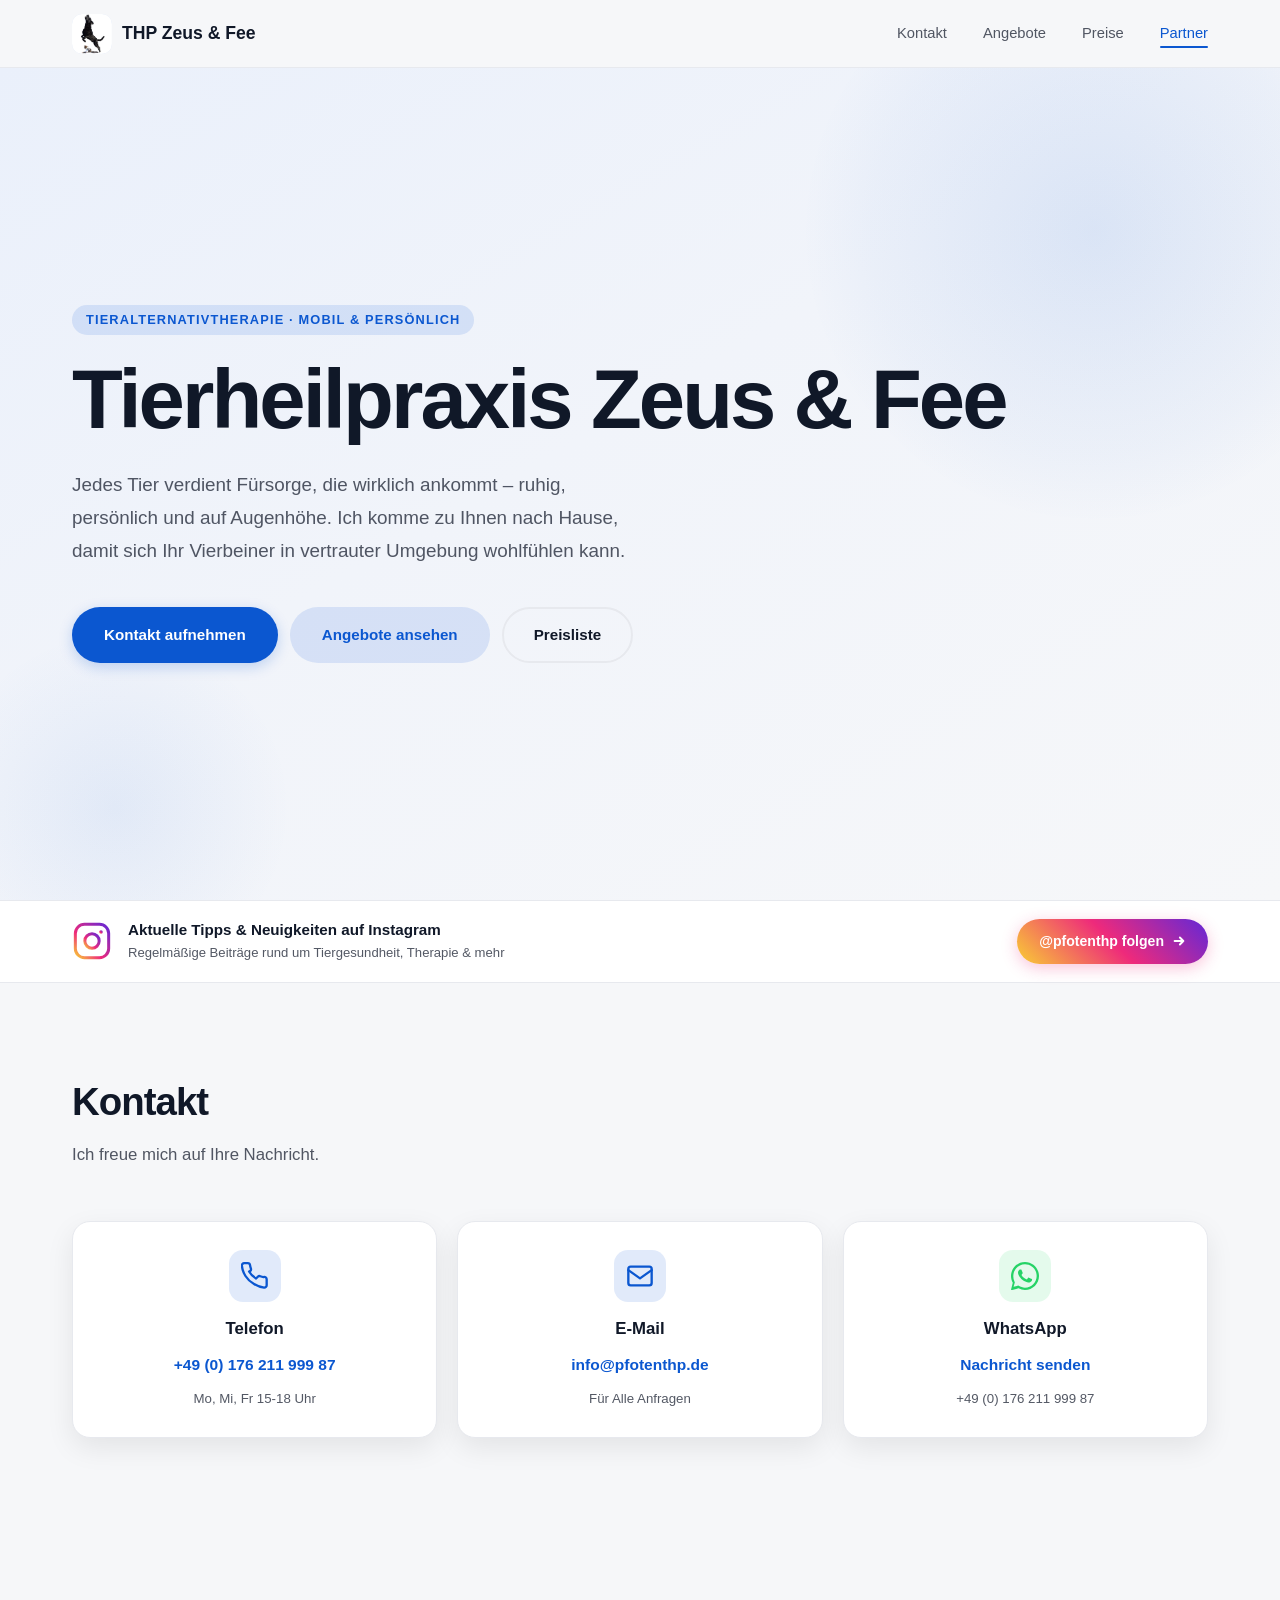
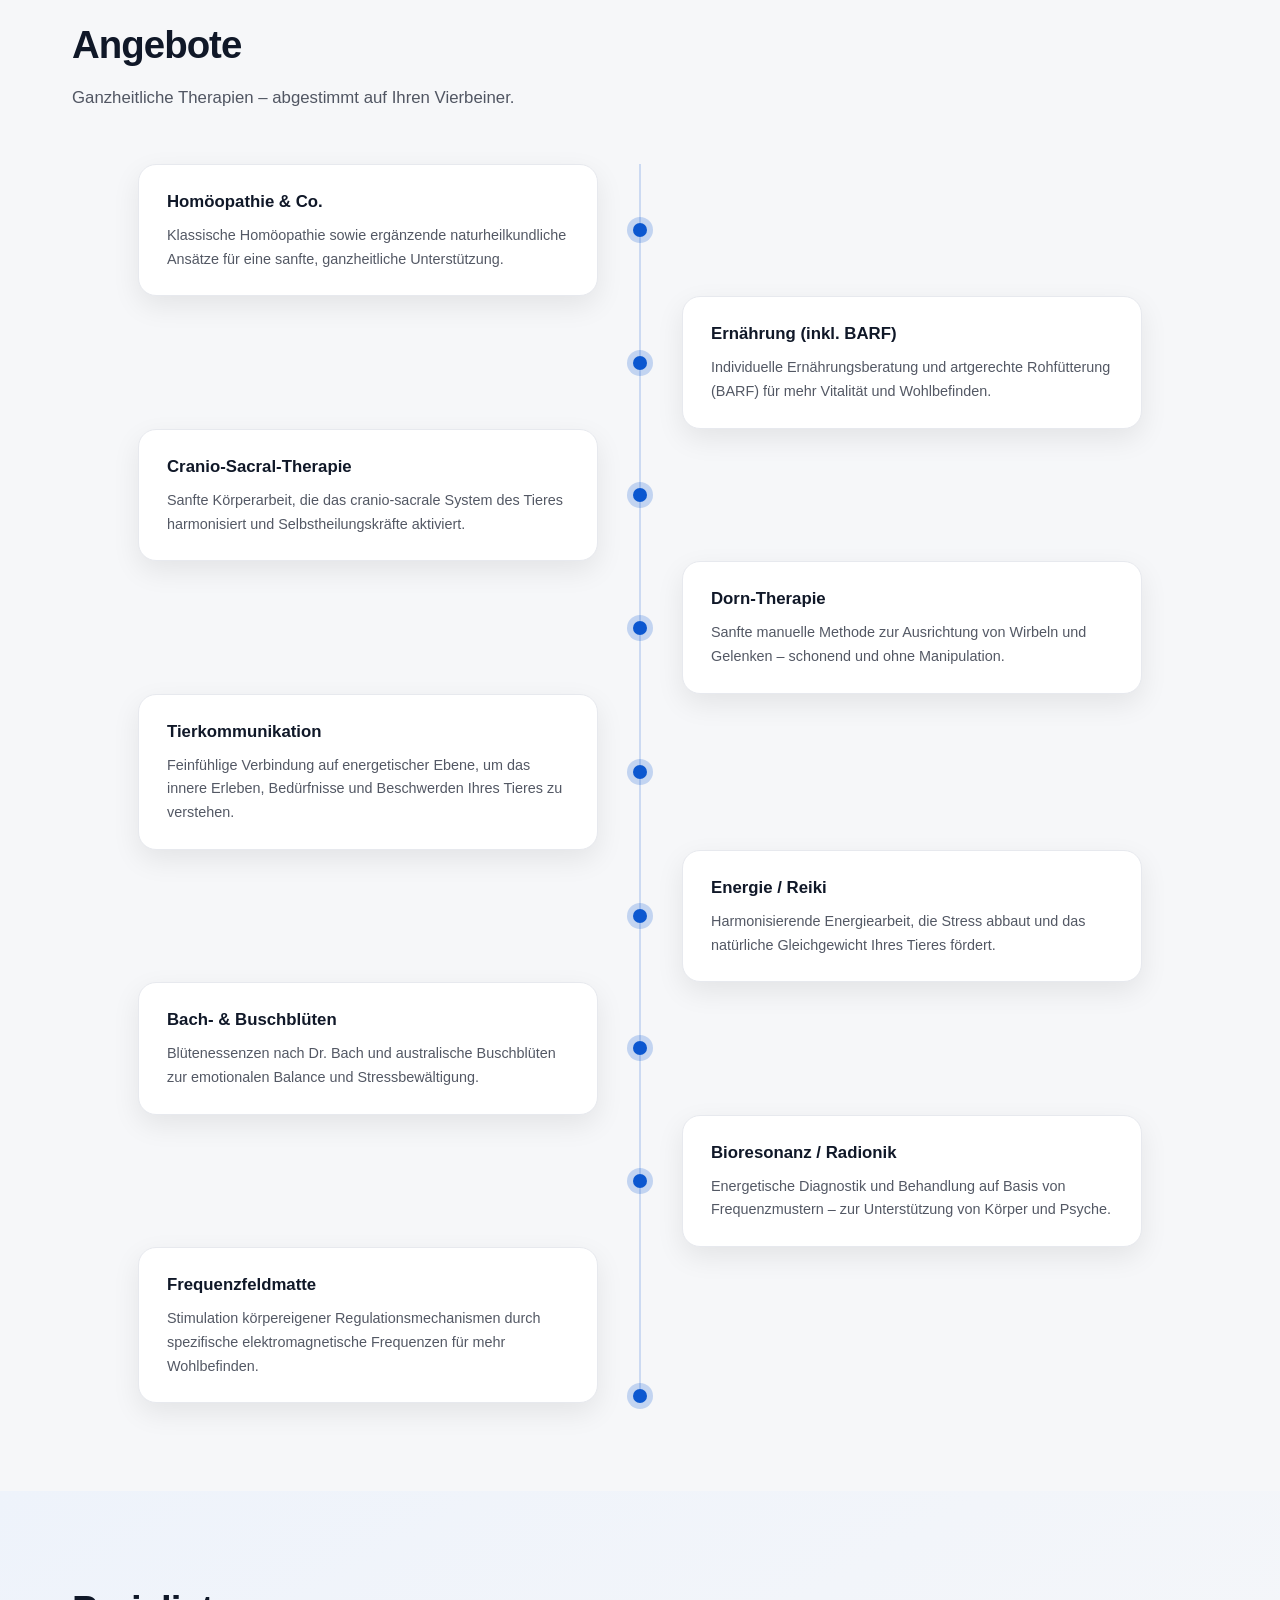
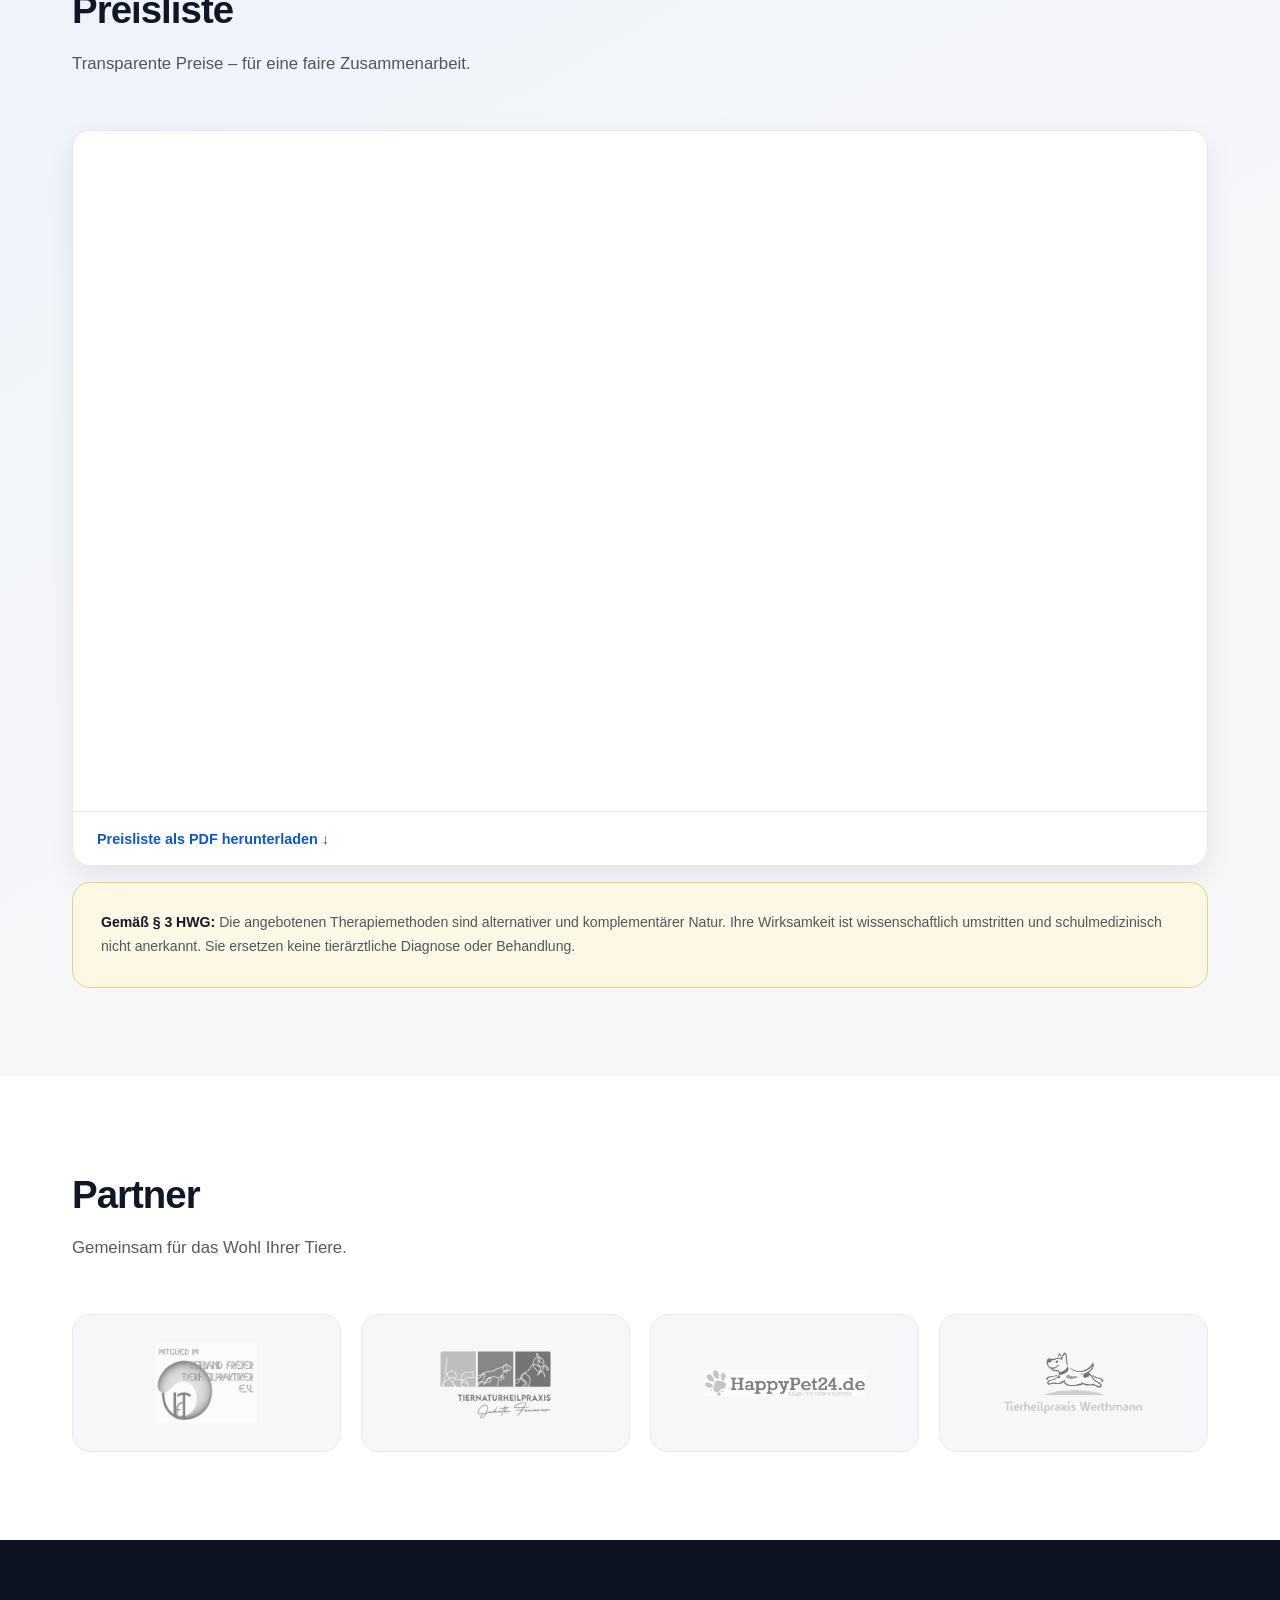
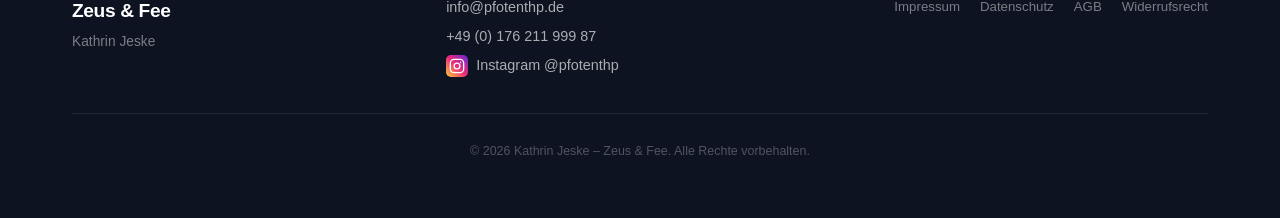
<file: index.html>
<!DOCTYPE html>
<html lang="de">
<head>
  <meta charset="UTF-8" />
  <meta name="viewport" content="width=device-width, initial-scale=1.0" />
  <meta name="theme-color" content="#0b57d0" />
  <title>Zeus &amp; Fee – Mobile Tieralternativtherapie</title>
  <meta name="description" content="Zeus & Fee – Tieralternativtherapie von Kathrin Jeske. Mobil, persönlich und auf Augenhöhe." />
  <link rel="stylesheet" href="css/base.css" />
  <link rel="stylesheet" href="css/mobile.css" />
  <link rel="stylesheet" href="css/desktop.css" />
</head>
<body>

  <a href="#main-content" class="skip-link">Zum Hauptinhalt springen</a>

  <!-- ═══ HEADER / NAV ══════════════════════════════════════════════════ -->
  <header class="site-header" id="site-header">
    <div class="header-inner">
      <a href="#" class="logo-link" aria-label="Zeus &amp; Fee – Startseite">
        <img src="assets/images/logo.png" alt="Zeus &amp; Fee Logo" class="logo-img" width="48" height="48" />
        <span class="logo-text">THP Zeus &amp; Fee</span>
      </a>

      <nav class="main-nav" id="main-nav" aria-label="Hauptnavigation">
        <a href="#kontakt">Kontakt</a>
        <a href="#angebote">Angebote</a>
        <a href="#preise">Preise</a>
        <a href="#partner">Partner</a>
      </nav>

      <button class="nav-toggle" id="nav-toggle"
              aria-label="Menü öffnen" aria-expanded="false" aria-controls="main-nav">
        <svg class="icon-hamburger" viewBox="0 0 24 24" fill="none" stroke="currentColor"
             stroke-width="2.2" stroke-linecap="round" aria-hidden="true">
          <line x1="3" y1="6"  x2="21" y2="6"/>
          <line x1="3" y1="12" x2="21" y2="12"/>
          <line x1="3" y1="18" x2="21" y2="18"/>
        </svg>
        <svg class="icon-close" viewBox="0 0 24 24" fill="none" stroke="currentColor"
             stroke-width="2.2" stroke-linecap="round" aria-hidden="true">
          <line x1="4" y1="4" x2="20" y2="20"/>
          <line x1="20" y1="4" x2="4" y2="20"/>
        </svg>
      </button>
    </div>
  </header>

  <main id="main-content">

    <!-- ═══ HERO ══════════════════════════════════════════════════════════ -->
    <section class="hero" aria-label="Willkommen">
      <div class="hero-inner">
        <p class="hero-eyebrow">Tieralternativtherapie · mobil &amp; persönlich</p>
        <h1 class="hero-title">Tierheilpraxis Zeus &amp; Fee</h1>
        <p class="hero-tagline">
          Jedes Tier verdient Fürsorge, die wirklich ankommt – ruhig, persönlich
          und auf Augenhöhe. Ich komme zu Ihnen nach Hause, damit sich Ihr Vierbeiner
          in vertrauter Umgebung wohlfühlen kann.
        </p>
        <div class="hero-ctas">
          <a href="#kontakt"  class="btn btn-primary">Kontakt aufnehmen</a>
          <a href="#angebote" class="btn btn-secondary">Angebote ansehen</a>
          <a href="#preise"   class="btn btn-outline">Preisliste</a>
        </div>
      </div>
    </section>

    <!-- ═══ INSTAGRAM STRIP ══════════════════════════════════════════════ -->
    <div class="insta-strip" role="complementary" aria-label="Instagram">
      <div class="insta-strip-inner">

        <svg class="insta-icon" viewBox="0 0 24 24" fill="none" aria-hidden="true">
          <defs>
            <linearGradient id="ig-g" x1="0%" y1="100%" x2="100%" y2="0%">
              <stop offset="0%"   stop-color="#f9ce34"/>
              <stop offset="38%"  stop-color="#ee2a7b"/>
              <stop offset="100%" stop-color="#6228d7"/>
            </linearGradient>
          </defs>
          <rect x="2" y="2" width="20" height="20" rx="5.5" stroke="url(#ig-g)" stroke-width="1.8"/>
          <circle cx="12" cy="12" r="4.3" stroke="url(#ig-g)" stroke-width="1.8"/>
          <circle cx="17.4" cy="6.6" r="1.1" fill="url(#ig-g)"/>
        </svg>

        <div class="insta-text">
          <span class="insta-label">Aktuelle Tipps &amp; Neuigkeiten auf Instagram</span>
          <span class="insta-sub">Regelmäßige Beiträge rund um Tiergesundheit, Therapie &amp; mehr</span>
        </div>

        <a href="https://www.instagram.com/pfotenthp/"
           class="insta-btn" target="_blank" rel="noopener noreferrer">
          @pfotenthp folgen
          <svg viewBox="0 0 16 16" fill="none" stroke="currentColor" stroke-width="2.2"
               stroke-linecap="round" stroke-linejoin="round" aria-hidden="true">
            <path d="M3 8h10M9 4l4 4-4 4"/>
          </svg>
        </a>

      </div>
    </div>

    <!-- ═══ KONTAKT ════════════════════════════════════════════════════════ -->
    <section id="kontakt" class="section kontakt">
      <div class="section-inner">
        <h2 class="section-title">Kontakt</h2>
        <p class="section-subtitle">Ich freue mich auf Ihre Nachricht.</p>
        <div class="cards-row">

          <a href="tel:+4917621199987" class="card kontakt-card">
            <div class="kontakt-icon" aria-hidden="true">
              <svg viewBox="0 0 24 24" fill="none" stroke="currentColor"
                   stroke-width="2" stroke-linecap="round" stroke-linejoin="round">
                <path d="M22 16.92v3a2 2 0 01-2.18 2 19.79 19.79 0 01-8.63-3.07A19.5 19.5 0 013.85 12
                         19.79 19.79 0 01.77 3.38 2 2 0 012.75 1h3a2 2 0 012 1.72
                         12.84 12.84 0 00.7 2.81 2 2 0 01-.45 2.11L6.91 8.14a16 16 0 006 6
                         l1.5-1.5a2 2 0 012.11-.45 12.84 12.84 0 002.81.7A2 2 0 0122 14.92v2z"/>
              </svg>
            </div>
            <h3>Telefon</h3>
            <span class="kontakt-link">+49 (0) 176 211 999 87</span>
            <p class="kontakt-hint">Mo, Mi, Fr 15-18 Uhr</p>
          </a>

          <a href="mailto:info@pfotenthp.de" class="card kontakt-card">
            <div class="kontakt-icon" aria-hidden="true">
              <svg viewBox="0 0 24 24" fill="none" stroke="currentColor"
                   stroke-width="2" stroke-linecap="round" stroke-linejoin="round">
                <rect x="2" y="4" width="20" height="16" rx="2"/>
                <path d="M2 7l10 7 10-7"/>
              </svg>
            </div>
            <h3>E-Mail</h3>
            <span class="kontakt-link">info@pfotenthp.de</span>
            <p class="kontakt-hint">Für Alle Anfragen</p>
          </a>

          <a href="https://wa.me/4917621199987" class="card kontakt-card"
             target="_blank" rel="noopener noreferrer">
            <div class="kontakt-icon whatsapp-icon" aria-hidden="true">
              <svg viewBox="0 0 24 24" fill="currentColor">
                <path d="M17.472 14.382c-.297-.149-1.758-.867-2.03-.967-.273-.099-.471-.148-.67.15
                         -.197.297-.767.966-.94 1.164-.173.199-.347.223-.644.075-.297-.15-1.255-.463
                         -2.39-1.475-.883-.788-1.48-1.761-1.653-2.059-.173-.297-.018-.458.13-.606
                         .134-.133.298-.347.446-.52.149-.174.198-.298.298-.497.099-.198.05-.371
                         -.025-.52-.075-.149-.669-1.612-.916-2.207-.242-.579-.487-.5-.669-.51
                         -.173-.008-.371-.01-.57-.01-.198 0-.52.074-.792.372-.272.297-1.04 1.016
                         -1.04 2.479 0 1.462 1.065 2.875 1.213 3.074.149.198 2.096 3.2 5.077 4.487
                         .709.306 1.262.489 1.694.625.712.227 1.36.195 1.871.118.571-.085 1.758-.719
                         2.006-1.413.248-.694.248-1.289.173-1.413-.074-.124-.272-.198-.57-.347z"/>
                <path d="M12 0C5.373 0 0 5.373 0 12c0 2.124.558 4.118 1.532 5.847L.057 23.492a.5.5
                         0 00.617.611l5.796-1.518A11.95 11.95 0 0012 24c6.627 0 12-5.373 12-12
                         S18.627 0 12 0zm0 22c-1.98 0-3.83-.572-5.388-1.559l-.386-.232-3.995 1.046
                         1.065-3.89-.254-.4A9.96 9.96 0 012 12C2 6.477 6.477 2 12 2s10 4.477 10
                         10-4.477 10-10 10z"/>
              </svg>
            </div>
            <h3>WhatsApp</h3>
            <span class="kontakt-link">Nachricht senden</span>
            <p class="kontakt-hint">+49 (0) 176 211 999 87</p>
          </a>

        </div>
      </div>
    </section>

    <!-- ═══ ANGEBOTE ══════════════════════════════════════════════════════ -->
    <section id="angebote" class="section angebote">
      <div class="section-inner">
        <h2 class="section-title">Angebote</h2>
        <p class="section-subtitle">Ganzheitliche Therapien – abgestimmt auf Ihren Vierbeiner.</p>

        <div class="timeline">

          <div class="timeline-row">
            <div class="timeline-cell timeline-left">
              <div class="card timeline-card">
                <h3>Homöopathie &amp; Co.</h3>
                <p>Klassische Homöopathie sowie ergänzende naturheilkundliche Ansätze für eine sanfte, ganzheitliche Unterstützung.</p>
              </div>
            </div>
            <div class="timeline-center" aria-hidden="true">
              <div class="tl-line tl-line-top"></div>
              <div class="tl-dot"></div>
              <div class="tl-line tl-line-bottom"></div>
            </div>
            <div class="timeline-cell timeline-right timeline-empty"></div>
          </div>

          <div class="timeline-row">
            <div class="timeline-cell timeline-left timeline-empty"></div>
            <div class="timeline-center" aria-hidden="true">
              <div class="tl-line tl-line-top"></div>
              <div class="tl-dot"></div>
              <div class="tl-line tl-line-bottom"></div>
            </div>
            <div class="timeline-cell timeline-right">
              <div class="card timeline-card">
                <h3>Ernährung (inkl. BARF)</h3>
                <p>Individuelle Ernährungsberatung und artgerechte Rohfütterung (BARF) für mehr Vitalität und Wohlbefinden.</p>
              </div>
            </div>
          </div>

          <div class="timeline-row">
            <div class="timeline-cell timeline-left">
              <div class="card timeline-card">
                <h3>Cranio-Sacral-Therapie</h3>
                <p>Sanfte Körperarbeit, die das cranio-sacrale System des Tieres harmonisiert und Selbstheilungskräfte aktiviert.</p>
              </div>
            </div>
            <div class="timeline-center" aria-hidden="true">
              <div class="tl-line tl-line-top"></div>
              <div class="tl-dot"></div>
              <div class="tl-line tl-line-bottom"></div>
            </div>
            <div class="timeline-cell timeline-right timeline-empty"></div>
          </div>

          <div class="timeline-row">
            <div class="timeline-cell timeline-left timeline-empty"></div>
            <div class="timeline-center" aria-hidden="true">
              <div class="tl-line tl-line-top"></div>
              <div class="tl-dot"></div>
              <div class="tl-line tl-line-bottom"></div>
            </div>
            <div class="timeline-cell timeline-right">
              <div class="card timeline-card">
                <h3>Dorn-Therapie</h3>
                <p>Sanfte manuelle Methode zur Ausrichtung von Wirbeln und Gelenken – schonend und ohne Manipulation.</p>
              </div>
            </div>
          </div>

          <div class="timeline-row">
            <div class="timeline-cell timeline-left">
              <div class="card timeline-card">
                <h3>Tierkommunikation</h3>
                <p>Feinfühlige Verbindung auf energetischer Ebene, um das innere Erleben, Bedürfnisse und Beschwerden Ihres Tieres zu verstehen.</p>
              </div>
            </div>
            <div class="timeline-center" aria-hidden="true">
              <div class="tl-line tl-line-top"></div>
              <div class="tl-dot"></div>
              <div class="tl-line tl-line-bottom"></div>
            </div>
            <div class="timeline-cell timeline-right timeline-empty"></div>
          </div>

          <div class="timeline-row">
            <div class="timeline-cell timeline-left timeline-empty"></div>
            <div class="timeline-center" aria-hidden="true">
              <div class="tl-line tl-line-top"></div>
              <div class="tl-dot"></div>
              <div class="tl-line tl-line-bottom"></div>
            </div>
            <div class="timeline-cell timeline-right">
              <div class="card timeline-card">
                <h3>Energie / Reiki</h3>
                <p>Harmonisierende Energiearbeit, die Stress abbaut und das natürliche Gleichgewicht Ihres Tieres fördert.</p>
              </div>
            </div>
          </div>

          <div class="timeline-row">
            <div class="timeline-cell timeline-left">
              <div class="card timeline-card">
                <h3>Bach- &amp; Buschblüten</h3>
                <p>Blütenessenzen nach Dr. Bach und australische Buschblüten zur emotionalen Balance und Stressbewältigung.</p>
              </div>
            </div>
            <div class="timeline-center" aria-hidden="true">
              <div class="tl-line tl-line-top"></div>
              <div class="tl-dot"></div>
              <div class="tl-line tl-line-bottom"></div>
            </div>
            <div class="timeline-cell timeline-right timeline-empty"></div>
          </div>

          <div class="timeline-row">
            <div class="timeline-cell timeline-left timeline-empty"></div>
            <div class="timeline-center" aria-hidden="true">
              <div class="tl-line tl-line-top"></div>
              <div class="tl-dot"></div>
              <div class="tl-line tl-line-bottom"></div>
            </div>
            <div class="timeline-cell timeline-right">
              <div class="card timeline-card">
                <h3>Bioresonanz / Radionik</h3>
                <p>Energetische Diagnostik und Behandlung auf Basis von Frequenzmustern – zur Unterstützung von Körper und Psyche.</p>
              </div>
            </div>
          </div>

          <div class="timeline-row timeline-row-last">
            <div class="timeline-cell timeline-left">
              <div class="card timeline-card">
                <h3>Frequenzfeldmatte</h3>
                <p>Stimulation körpereigener Regulationsmechanismen durch spezifische elektromagnetische Frequenzen für mehr Wohlbefinden.</p>
              </div>
            </div>
            <div class="timeline-center" aria-hidden="true">
              <div class="tl-line tl-line-top"></div>
              <div class="tl-dot"></div>
            </div>
            <div class="timeline-cell timeline-right timeline-empty"></div>
          </div>

        </div>
      </div>
    </section>

    <!-- ═══ PREISE ════════════œœ════════════════════════════════════════════ -->
    <section id="preise" class="section preise">
      <div class="section-inner">
        <h2 class="section-title">Preisliste</h2>
        <p class="section-subtitle">Transparente Preise – für eine faire Zusammenarbeit.</p>

        <!-- Desktop: embedded PDF -->
        <div class="pdf-wrapper card">
          <iframe
            src="assets/docs/preisliste.pdf#view?FitH"
            title="Preisliste Zeus &amp; Fee"
            class="pdf-frame"
            aria-label="Preisliste als PDF"
          ></iframe>
          <p class="pdf-fallback">
            <a href="assets/docs/preisliste.pdf" download class="pdf-fallback-link">
              Preisliste als PDF herunterladen ↓
            </a>
          </p>
        </div>

        <!-- Mobile: download button (iframe unusable on phones) -->
        <a href="assets/docs/preisliste.pdf" download class="card pdf-mobile-card">
          <svg viewBox="0 0 24 24" fill="none" stroke="currentColor"
               stroke-width="2" stroke-linecap="round" stroke-linejoin="round" aria-hidden="true">
            <path d="M21 15v4a2 2 0 01-2 2H5a2 2 0 01-2-2v-4"/>
            <polyline points="7 10 12 15 17 10"/>
            <line x1="12" y1="15" x2="12" y2="3"/>
          </svg>
          <div>
            <strong>Preisliste herunterladen</strong>
            <span>PDF · direkt auf Ihr Gerät</span>
          </div>
        </a>

        <div class="disclaimer card">
          <p>
            <strong>Gemäß § 3 HWG:</strong> Die angebotenen Therapiemethoden sind alternativer und
            komplementärer Natur. Ihre Wirksamkeit ist wissenschaftlich umstritten und schulmedizinisch
            nicht anerkannt. Sie ersetzen keine tierärztliche Diagnose oder Behandlung.
          </p>
        </div>

      </div>
    </section>

    <!-- ═══ PARTNER ════════════════════════════════════════════════════════ -->
    <section id="partner" class="section partner">
      <div class="section-inner">
        <h2 class="section-title">Partner</h2>
        <p class="section-subtitle">Gemeinsam für das Wohl Ihrer Tiere.</p>
        <div class="partner-grid">
          <div class="partner-item">
            <a href="https://www.freie-tierheilpraktiker.de" target="_blank" rel="noopener noreferrer">
              <img src="assets/images/partner-1.png" alt="Partner 1" class="partner-logo"
                  width="160" height="80" loading="lazy" />
            </a>
          </div>
          <div class="partner-item">
            <a href="https://tiernaturheilpraxis-feuerer.de" target="_blank" rel="noopener noreferrer">
              <img src="assets/images/partner-2.png" alt="Partner 2" class="partner-logo"
                  width="160" height="80" loading="lazy" />
            </a>
          </div>
          <div class="partner-item">
            <a href="https://www.happy-pet24.de" target="_blank" rel="noopener noreferrer">
              <img src="assets/images/partner-3.png" alt="Partner 3" class="partner-logo"
                  width="160" height="80" loading="lazy" />
            </a>
          </div>
          <div class="partner-item">
            <a href="https://thp-werthmann.de" target="_blank" rel="noopener noreferrer">
              <img src="assets/images/partner-4.png" alt="Partner 4" class="partner-logo"
                  width="160" height="80" loading="lazy" />
            </a>
          </div>
        </div>
      </div>
    </section>

  </main>

  <!-- ═══ FOOTER ════════════════════════════════════════════════════════ -->
  <footer class="site-footer">
    <div class="footer-inner">
      <div class="footer-brand">
        <span class="footer-name">Zeus &amp; Fee</span>
        <span class="footer-owner">Kathrin Jeske</span>
      </div>
      <div class="footer-contact">
        <a href="mailto:info@pfotenthp.de">info@pfotenthp.de</a>
        <a href="tel:+4917621199987">+49 (0) 176 211 999 87</a>
        <a href="https://www.instagram.com/pfotenthp/"
           class="footer-insta-link" target="_blank" rel="noopener noreferrer"
           aria-label="Instagram @pfotenthp">
          <span class="footer-insta-icon" aria-hidden="true">
            <svg viewBox="0 0 24 24" fill="none" stroke="#fff" stroke-width="2"
                 stroke-linecap="round" stroke-linejoin="round">
              <rect x="2" y="2" width="20" height="20" rx="5.5"/>
              <circle cx="12" cy="12" r="4.3"/>
              <circle cx="17.4" cy="6.6" r="1" fill="#fff" stroke="none"/>
            </svg>
          </span>
          Instagram @pfotenthp
        </a>
      </div>
      <nav class="footer-nav" aria-label="Rechtliches">
        <a href="impressum.html">Impressum</a>
        <a href="datenschutz.html">Datenschutz</a>
        <a href="agb.html">AGB</a>
        <a href="widerrufsrecht.html">Widerrufsrecht</a>
      </nav>
      <p class="footer-copy">
        &copy; <span id="year"></span> Kathrin Jeske – Zeus &amp; Fee. Alle Rechte vorbehalten.
      </p>
    </div>
  </footer>

  <script>
    /* ── Year ── */
    document.getElementById('year').textContent = new Date().getFullYear();

    /* ── Hamburger toggle ── */
    const toggle = document.getElementById('nav-toggle');
    const nav    = document.getElementById('main-nav');

    toggle.addEventListener('click', () => {
      const open = nav.classList.toggle('is-open');
      toggle.setAttribute('aria-expanded', String(open));
      toggle.setAttribute('aria-label', open ? 'Menü schließen' : 'Menü öffnen');
      document.body.classList.toggle('nav-open', open);
    });

    nav.querySelectorAll('a').forEach(link => {
      link.addEventListener('click', () => {
        nav.classList.remove('is-open');
        toggle.setAttribute('aria-expanded', 'false');
        toggle.setAttribute('aria-label', 'Menü öffnen');
        document.body.classList.remove('nav-open');
      });
    });

    /* ── Active nav highlight on scroll ── */
    const sections = document.querySelectorAll('section[id]');
    const navLinks = nav.querySelectorAll('a[href^="#"]');

    const observer = new IntersectionObserver(entries => {
      entries.forEach(entry => {
        if (entry.isIntersecting) {
          navLinks.forEach(a => {
            a.classList.toggle('is-active', a.getAttribute('href') === '#' + entry.target.id);
          });
        }
      });
    }, { rootMargin: '-30% 0px -60% 0px' });

    sections.forEach(s => observer.observe(s));
  </script>
</body>
</html>
</file>
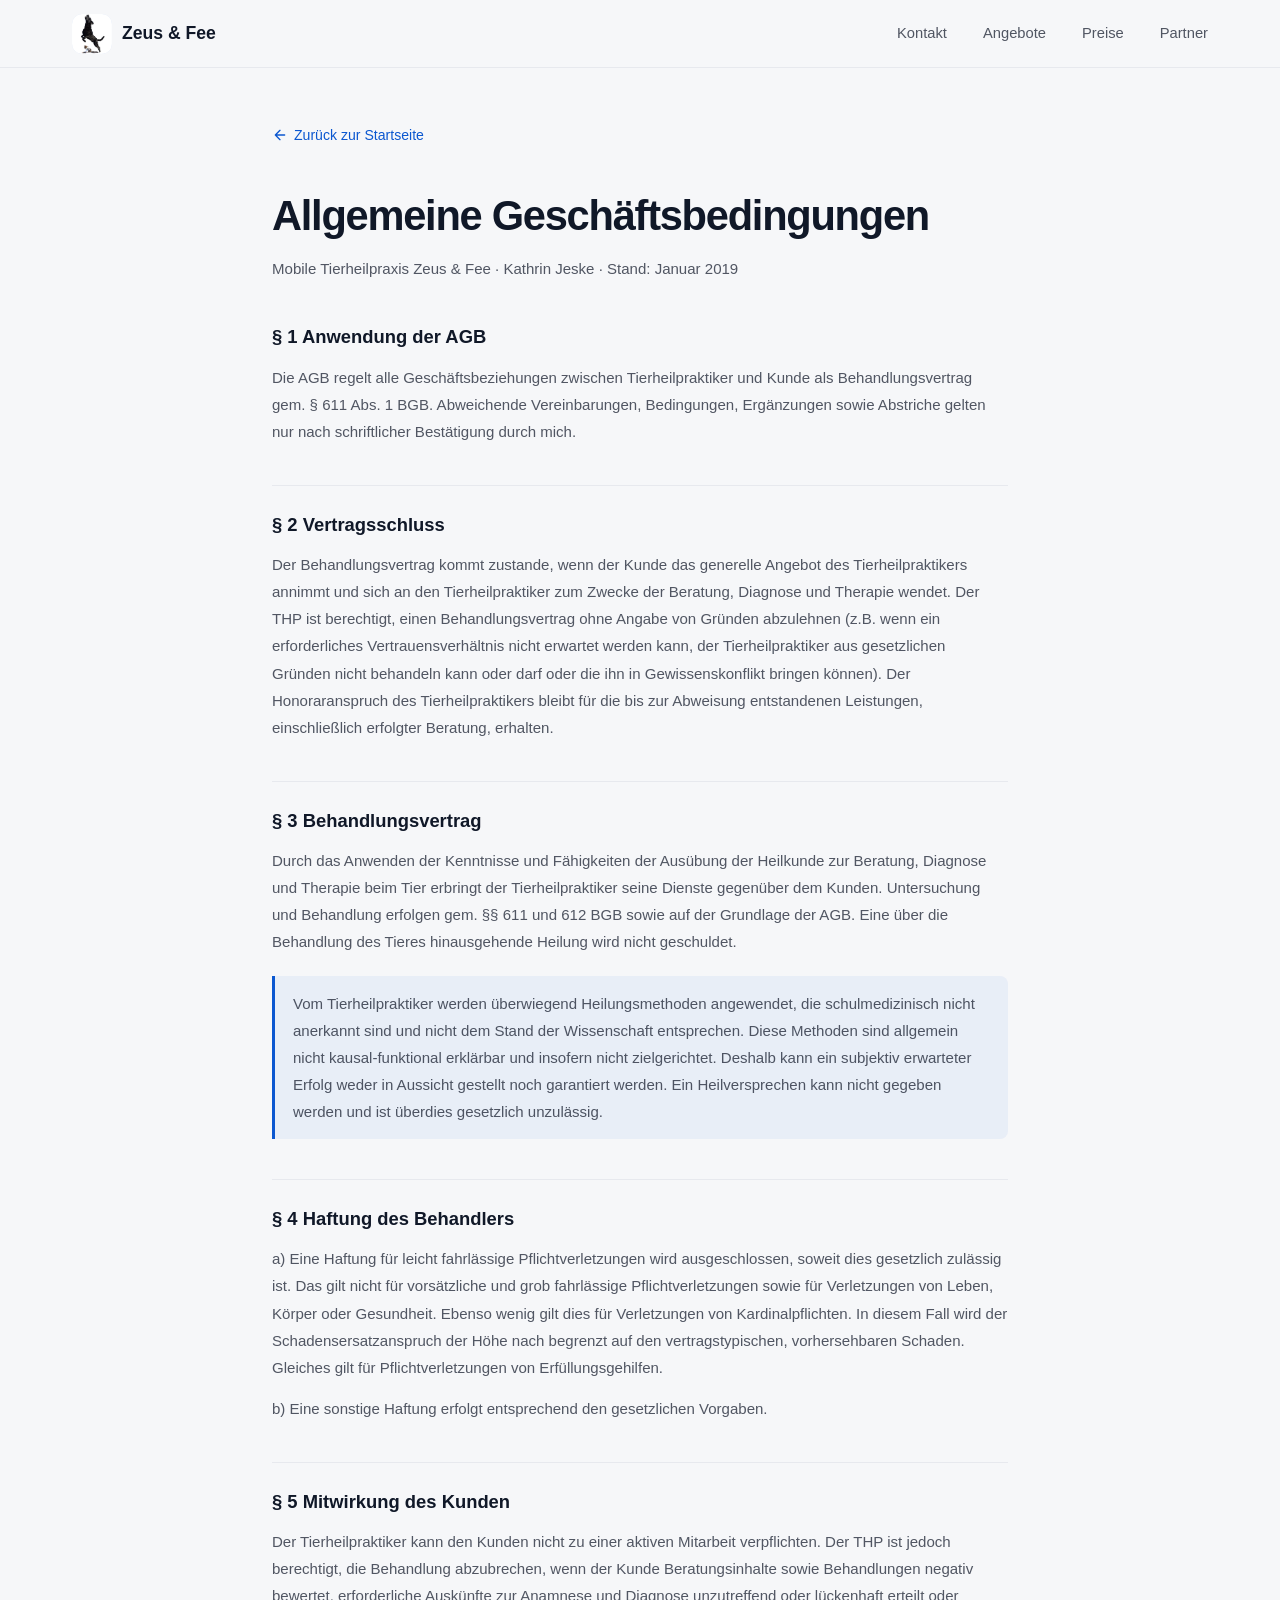
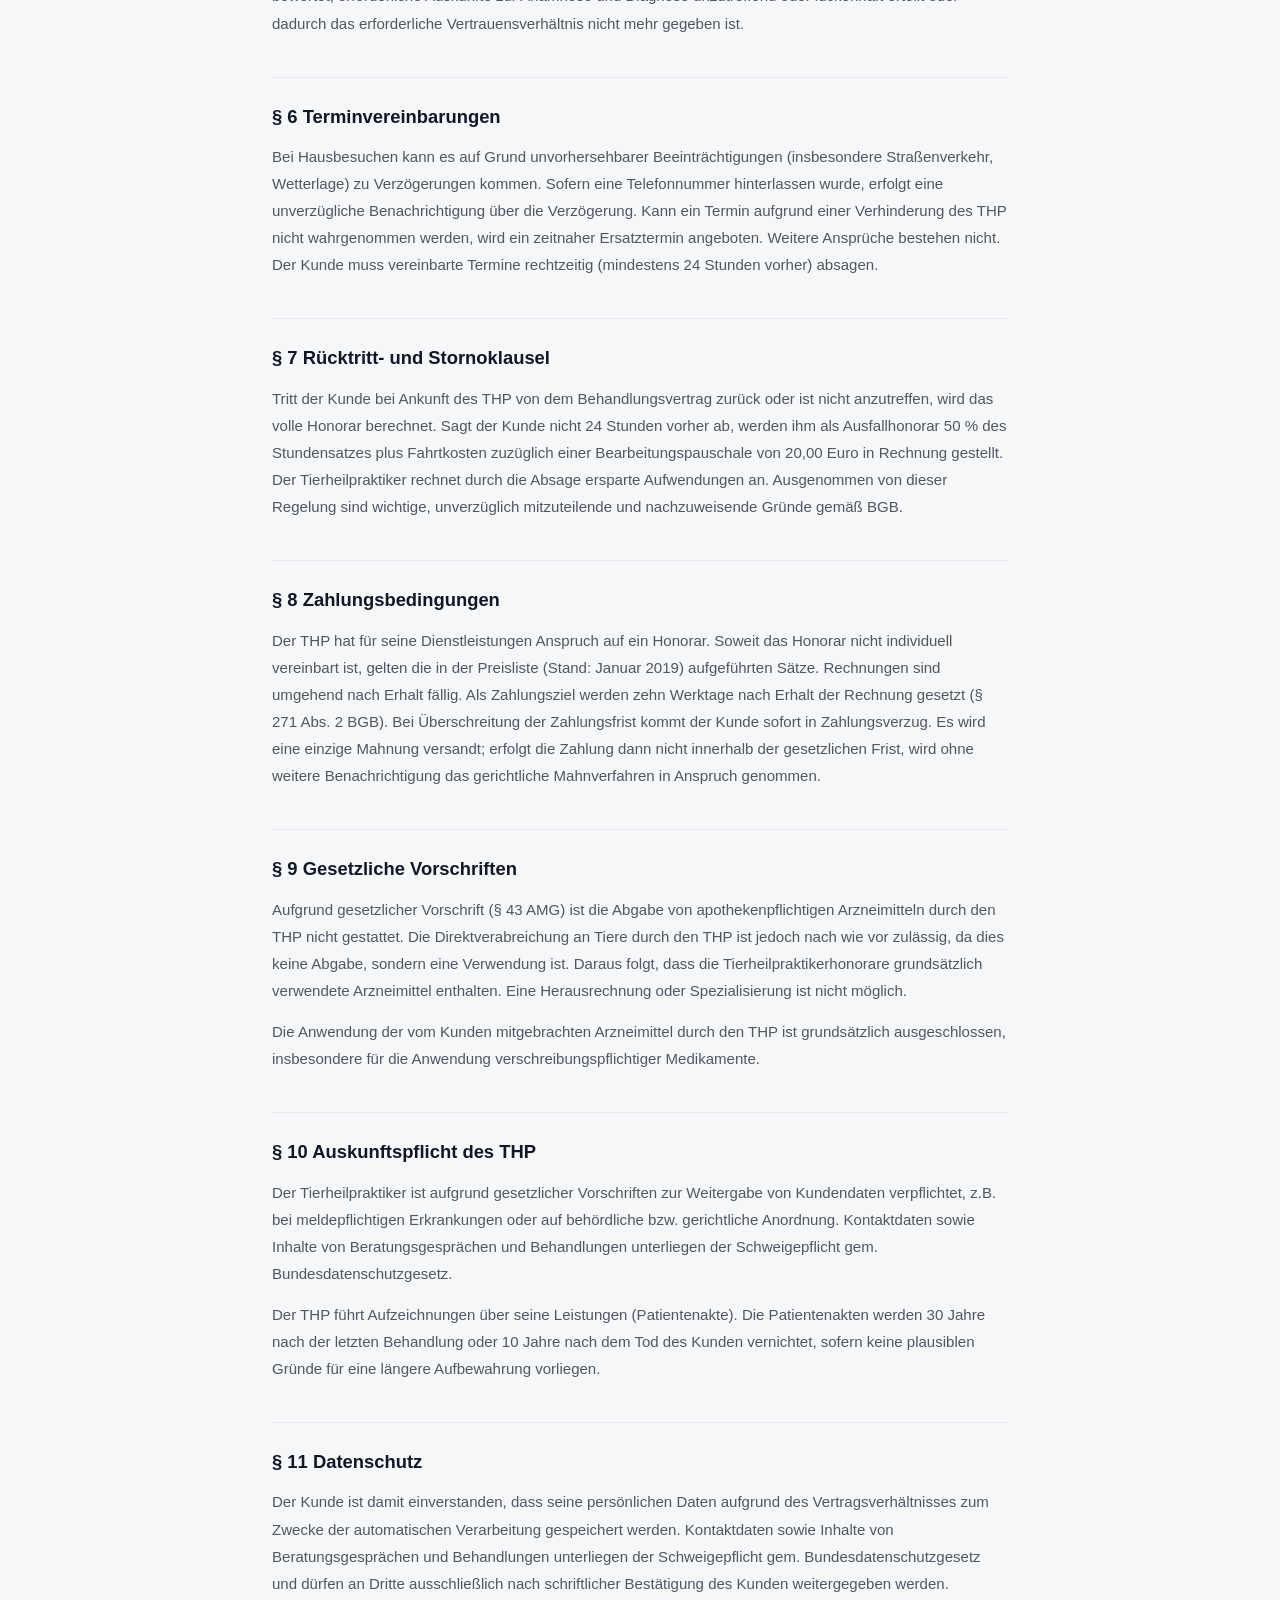
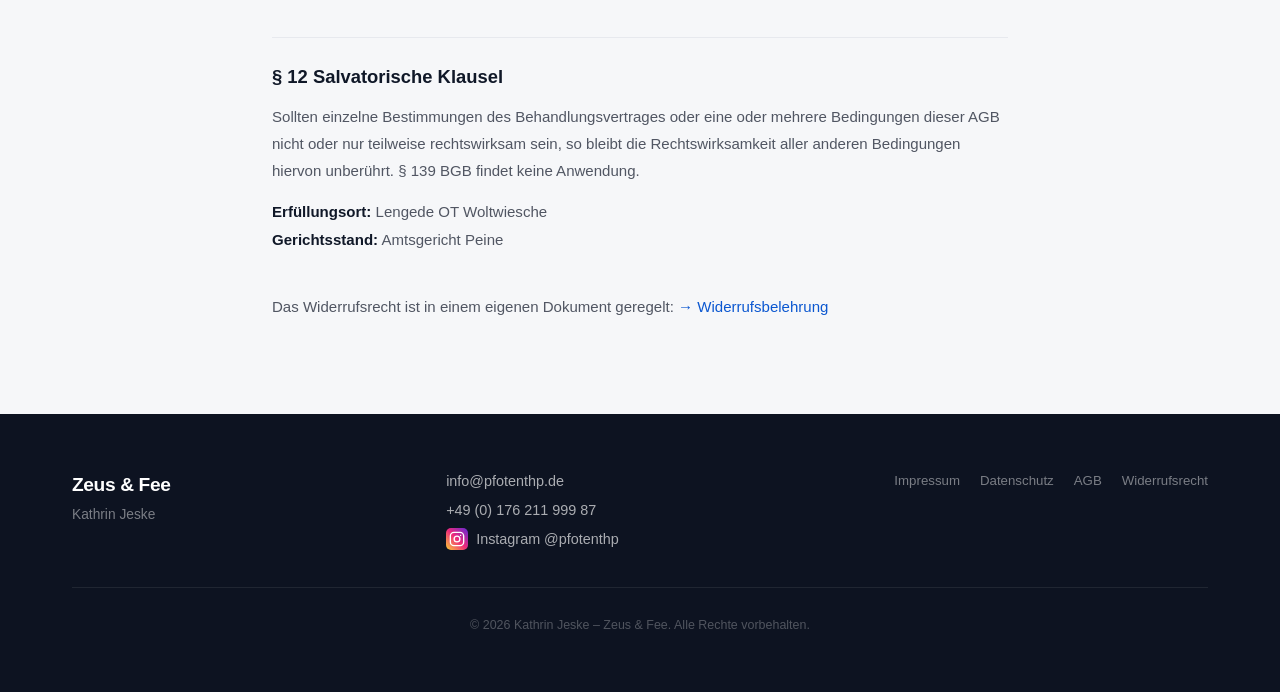
<file: agb.html>
<!DOCTYPE html>
<html lang="de">
<head>
  <meta charset="UTF-8" />
  <meta name="viewport" content="width=device-width, initial-scale=1.0" />
  <meta name="theme-color" content="#0b57d0" />
  <meta name="robots" content="noindex, follow" />
  <title>AGB – Zeus &amp; Fee</title>
  <link rel="stylesheet" href="css/base.css" />
  <link rel="stylesheet" href="css/mobile.css" />
  <link rel="stylesheet" href="css/desktop.css" />
</head>
<body>

  <a href="#main-content" class="skip-link">Zum Hauptinhalt springen</a>

  <header class="site-header" id="site-header">
    <div class="header-inner">
      <a href="index.html" class="logo-link" aria-label="Zeus &amp; Fee – Startseite">
        <img src="assets/images/logo.png" alt="Zeus &amp; Fee Logo" class="logo-img" width="48" height="48" />
        <span class="logo-text">Zeus &amp; Fee</span>
      </a>
      <nav class="main-nav" id="main-nav" aria-label="Hauptnavigation">
        <a href="index.html#kontakt">Kontakt</a>
        <a href="index.html#angebote">Angebote</a>
        <a href="index.html#preise">Preise</a>
        <a href="index.html#partner">Partner</a>
      </nav>
      <button class="nav-toggle" id="nav-toggle"
              aria-label="Menü öffnen" aria-expanded="false" aria-controls="main-nav">
        <svg class="icon-hamburger" viewBox="0 0 24 24" fill="none" stroke="currentColor"
             stroke-width="2.2" stroke-linecap="round" aria-hidden="true">
          <line x1="3" y1="6"  x2="21" y2="6"/>
          <line x1="3" y1="12" x2="21" y2="12"/>
          <line x1="3" y1="18" x2="21" y2="18"/>
        </svg>
        <svg class="icon-close" viewBox="0 0 24 24" fill="none" stroke="currentColor"
             stroke-width="2.2" stroke-linecap="round" aria-hidden="true">
          <line x1="4" y1="4" x2="20" y2="20"/>
          <line x1="20" y1="4" x2="4" y2="20"/>
        </svg>
      </button>
    </div>
  </header>

  <main id="main-content">
    <article class="legal-wrap">
      <a href="index.html" class="legal-back">
        <svg width="16" height="16" viewBox="0 0 24 24" fill="none" stroke="currentColor"
             stroke-width="2" stroke-linecap="round" stroke-linejoin="round" aria-hidden="true">
          <path d="M19 12H5M12 5l-7 7 7 7"/>
        </svg>
        Zurück zur Startseite
      </a>

      <h1>Allgemeine Geschäftsbedingungen</h1>
      <p class="legal-date">
        Mobile Tierheilpraxis Zeus &amp; Fee · Kathrin Jeske · Stand: Januar 2019
      </p>

      <h2>§ 1 Anwendung der AGB</h2>
      <p>
        Die AGB regelt alle Geschäftsbeziehungen zwischen Tierheilpraktiker und Kunde als
        Behandlungsvertrag gem. § 611 Abs. 1 BGB. Abweichende Vereinbarungen, Bedingungen,
        Ergänzungen sowie Abstriche gelten nur nach schriftlicher Bestätigung durch mich.
      </p>

      <h2>§ 2 Vertragsschluss</h2>
      <p>
        Der Behandlungsvertrag kommt zustande, wenn der Kunde das generelle Angebot des
        Tierheilpraktikers annimmt und sich an den Tierheilpraktiker zum Zwecke der Beratung,
        Diagnose und Therapie wendet. Der THP ist berechtigt, einen Behandlungsvertrag ohne
        Angabe von Gründen abzulehnen (z.B. wenn ein erforderliches Vertrauensverhältnis nicht
        erwartet werden kann, der Tierheilpraktiker aus gesetzlichen Gründen nicht behandeln kann
        oder darf oder die ihn in Gewissenskonflikt bringen können). Der Honoraranspruch des
        Tierheilpraktikers bleibt für die bis zur Abweisung entstandenen Leistungen,
        einschließlich erfolgter Beratung, erhalten.
      </p>

      <h2>§ 3 Behandlungsvertrag</h2>
      <p>
        Durch das Anwenden der Kenntnisse und Fähigkeiten der Ausübung der Heilkunde zur
        Beratung, Diagnose und Therapie beim Tier erbringt der Tierheilpraktiker seine Dienste
        gegenüber dem Kunden. Untersuchung und Behandlung erfolgen gem. §§ 611 und 612 BGB sowie
        auf der Grundlage der AGB. Eine über die Behandlung des Tieres hinausgehende Heilung wird
        nicht geschuldet.
      </p>
      <div class="legal-highlight">
        <p>
          Vom Tierheilpraktiker werden überwiegend Heilungsmethoden angewendet, die schulmedizinisch
          nicht anerkannt sind und nicht dem Stand der Wissenschaft entsprechen. Diese Methoden sind
          allgemein nicht kausal-funktional erklärbar und insofern nicht zielgerichtet. Deshalb kann
          ein subjektiv erwarteter Erfolg weder in Aussicht gestellt noch garantiert werden. Ein
          Heilversprechen kann nicht gegeben werden und ist überdies gesetzlich unzulässig.
        </p>
      </div>

      <h2>§ 4 Haftung des Behandlers</h2>
      <p>
        a) Eine Haftung für leicht fahrlässige Pflichtverletzungen wird ausgeschlossen, soweit
        dies gesetzlich zulässig ist. Das gilt nicht für vorsätzliche und grob fahrlässige
        Pflichtverletzungen sowie für Verletzungen von Leben, Körper oder Gesundheit. Ebenso wenig
        gilt dies für Verletzungen von Kardinalpflichten. In diesem Fall wird der
        Schadensersatzanspruch der Höhe nach begrenzt auf den vertragstypischen, vorhersehbaren
        Schaden. Gleiches gilt für Pflichtverletzungen von Erfüllungsgehilfen.
      </p>
      <p>
        b) Eine sonstige Haftung erfolgt entsprechend den gesetzlichen Vorgaben.
      </p>

      <h2>§ 5 Mitwirkung des Kunden</h2>
      <p>
        Der Tierheilpraktiker kann den Kunden nicht zu einer aktiven Mitarbeit verpflichten. Der
        THP ist jedoch berechtigt, die Behandlung abzubrechen, wenn der Kunde Beratungsinhalte
        sowie Behandlungen negativ bewertet, erforderliche Auskünfte zur Anamnese und Diagnose
        unzutreffend oder lückenhaft erteilt oder dadurch das erforderliche Vertrauensverhältnis
        nicht mehr gegeben ist.
      </p>

      <h2>§ 6 Terminvereinbarungen</h2>
      <p>
        Bei Hausbesuchen kann es auf Grund unvorhersehbarer Beeinträchtigungen (insbesondere
        Straßenverkehr, Wetterlage) zu Verzögerungen kommen. Sofern eine Telefonnummer hinterlassen
        wurde, erfolgt eine unverzügliche Benachrichtigung über die Verzögerung. Kann ein Termin
        aufgrund einer Verhinderung des THP nicht wahrgenommen werden, wird ein zeitnaher
        Ersatztermin angeboten. Weitere Ansprüche bestehen nicht. Der Kunde muss vereinbarte
        Termine rechtzeitig (mindestens 24 Stunden vorher) absagen.
      </p>

      <h2>§ 7 Rücktritt- und Stornoklausel</h2>
      <p>
        Tritt der Kunde bei Ankunft des THP von dem Behandlungsvertrag zurück oder ist nicht
        anzutreffen, wird das volle Honorar berechnet. Sagt der Kunde nicht 24 Stunden vorher ab,
        werden ihm als Ausfallhonorar 50 % des Stundensatzes plus Fahrtkosten zuzüglich einer
        Bearbeitungspauschale von 20,00 Euro in Rechnung gestellt. Der Tierheilpraktiker rechnet
        durch die Absage ersparte Aufwendungen an. Ausgenommen von dieser Regelung sind wichtige,
        unverzüglich mitzuteilende und nachzuweisende Gründe gemäß BGB.
      </p>

      <h2>§ 8 Zahlungsbedingungen</h2>
      <p>
        Der THP hat für seine Dienstleistungen Anspruch auf ein Honorar. Soweit das Honorar nicht
        individuell vereinbart ist, gelten die in der Preisliste (Stand: Januar 2019) aufgeführten
        Sätze. Rechnungen sind umgehend nach Erhalt fällig. Als Zahlungsziel werden zehn Werktage
        nach Erhalt der Rechnung gesetzt (§ 271 Abs. 2 BGB). Bei Überschreitung der Zahlungsfrist
        kommt der Kunde sofort in Zahlungsverzug. Es wird eine einzige Mahnung versandt; erfolgt
        die Zahlung dann nicht innerhalb der gesetzlichen Frist, wird ohne weitere Benachrichtigung
        das gerichtliche Mahnverfahren in Anspruch genommen.
      </p>

      <h2>§ 9 Gesetzliche Vorschriften</h2>
      <p>
        Aufgrund gesetzlicher Vorschrift (§ 43 AMG) ist die Abgabe von apothekenpflichtigen
        Arzneimitteln durch den THP nicht gestattet. Die Direktverabreichung an Tiere durch den
        THP ist jedoch nach wie vor zulässig, da dies keine Abgabe, sondern eine Verwendung ist.
        Daraus folgt, dass die Tierheilpraktikerhonorare grundsätzlich verwendete Arzneimittel
        enthalten. Eine Herausrechnung oder Spezialisierung ist nicht möglich.
      </p>
      <p>
        Die Anwendung der vom Kunden mitgebrachten Arzneimittel durch den THP ist grundsätzlich
        ausgeschlossen, insbesondere für die Anwendung verschreibungspflichtiger Medikamente.
      </p>

      <h2>§ 10 Auskunftspflicht des THP</h2>
      <p>
        Der Tierheilpraktiker ist aufgrund gesetzlicher Vorschriften zur Weitergabe von Kundendaten
        verpflichtet, z.B. bei meldepflichtigen Erkrankungen oder auf behördliche bzw. gerichtliche
        Anordnung. Kontaktdaten sowie Inhalte von Beratungsgesprächen und Behandlungen unterliegen
        der Schweigepflicht gem. Bundesdatenschutzgesetz.
      </p>
      <p>
        Der THP führt Aufzeichnungen über seine Leistungen (Patientenakte). Die Patientenakten
        werden 30 Jahre nach der letzten Behandlung oder 10 Jahre nach dem Tod des Kunden vernichtet,
        sofern keine plausiblen Gründe für eine längere Aufbewahrung vorliegen.
      </p>

      <h2>§ 11 Datenschutz</h2>
      <p>
        Der Kunde ist damit einverstanden, dass seine persönlichen Daten aufgrund des
        Vertragsverhältnisses zum Zwecke der automatischen Verarbeitung gespeichert werden.
        Kontaktdaten sowie Inhalte von Beratungsgesprächen und Behandlungen unterliegen der
        Schweigepflicht gem. Bundesdatenschutzgesetz und dürfen an Dritte ausschließlich nach
        schriftlicher Bestätigung des Kunden weitergegeben werden.
      </p>

      <h2>§ 12 Salvatorische Klausel</h2>
      <p>
        Sollten einzelne Bestimmungen des Behandlungsvertrages oder eine oder mehrere Bedingungen
        dieser AGB nicht oder nur teilweise rechtswirksam sein, so bleibt die Rechtswirksamkeit
        aller anderen Bedingungen hiervon unberührt. § 139 BGB findet keine Anwendung.
      </p>
      <p>
        <strong>Erfüllungsort:</strong> Lengede OT Woltwiesche<br />
        <strong>Gerichtsstand:</strong> Amtsgericht Peine
      </p>

      <p style="margin-top:40px;">
        Das Widerrufsrecht ist in einem eigenen Dokument geregelt:
        <a href="widerrufsrecht.html">→ Widerrufsbelehrung</a>
      </p>
    </article>
  </main>

  <footer class="site-footer">
    <div class="footer-inner">
      <div class="footer-brand">
        <span class="footer-name">Zeus &amp; Fee</span>
        <span class="footer-owner">Kathrin Jeske</span>
      </div>
      <div class="footer-contact">
        <a href="mailto:info@pfotenthp.de">info@pfotenthp.de</a>
        <a href="tel:+4917621199987">+49 (0) 176 211 999 87</a>
        <a href="https://www.instagram.com/pfotenthp/" class="footer-insta-link"
           target="_blank" rel="noopener noreferrer" aria-label="Instagram @pfotenthp">
          <span class="footer-insta-icon" aria-hidden="true">
            <svg viewBox="0 0 24 24" fill="none" stroke="#fff" stroke-width="2"
                 stroke-linecap="round" stroke-linejoin="round">
              <rect x="2" y="2" width="20" height="20" rx="5.5"/>
              <circle cx="12" cy="12" r="4.3"/>
              <circle cx="17.4" cy="6.6" r="1" fill="#fff" stroke="none"/>
            </svg>
          </span>
          Instagram @pfotenthp
        </a>
      </div>
      <nav class="footer-nav" aria-label="Rechtliches">
        <a href="impressum.html">Impressum</a>
        <a href="datenschutz.html">Datenschutz</a>
        <a href="agb.html">AGB</a>
        <a href="widerrufsrecht.html">Widerrufsrecht</a>
      </nav>
      <p class="footer-copy">
        &copy; <span id="year"></span> Kathrin Jeske – Zeus &amp; Fee. Alle Rechte vorbehalten.
      </p>
    </div>
  </footer>

  <script>
    document.getElementById('year').textContent = new Date().getFullYear();
    const toggle = document.getElementById('nav-toggle');
    const nav    = document.getElementById('main-nav');
    toggle.addEventListener('click', () => {
      const open = nav.classList.toggle('is-open');
      toggle.setAttribute('aria-expanded', String(open));
      toggle.setAttribute('aria-label', open ? 'Menü schließen' : 'Menü öffnen');
      document.body.classList.toggle('nav-open', open);
    });
    nav.querySelectorAll('a').forEach(link => link.addEventListener('click', () => {
      nav.classList.remove('is-open');
      toggle.setAttribute('aria-expanded', 'false');
      toggle.setAttribute('aria-label', 'Menü öffnen');
      document.body.classList.remove('nav-open');
    }));
  </script>
</body>
</html>
</file>
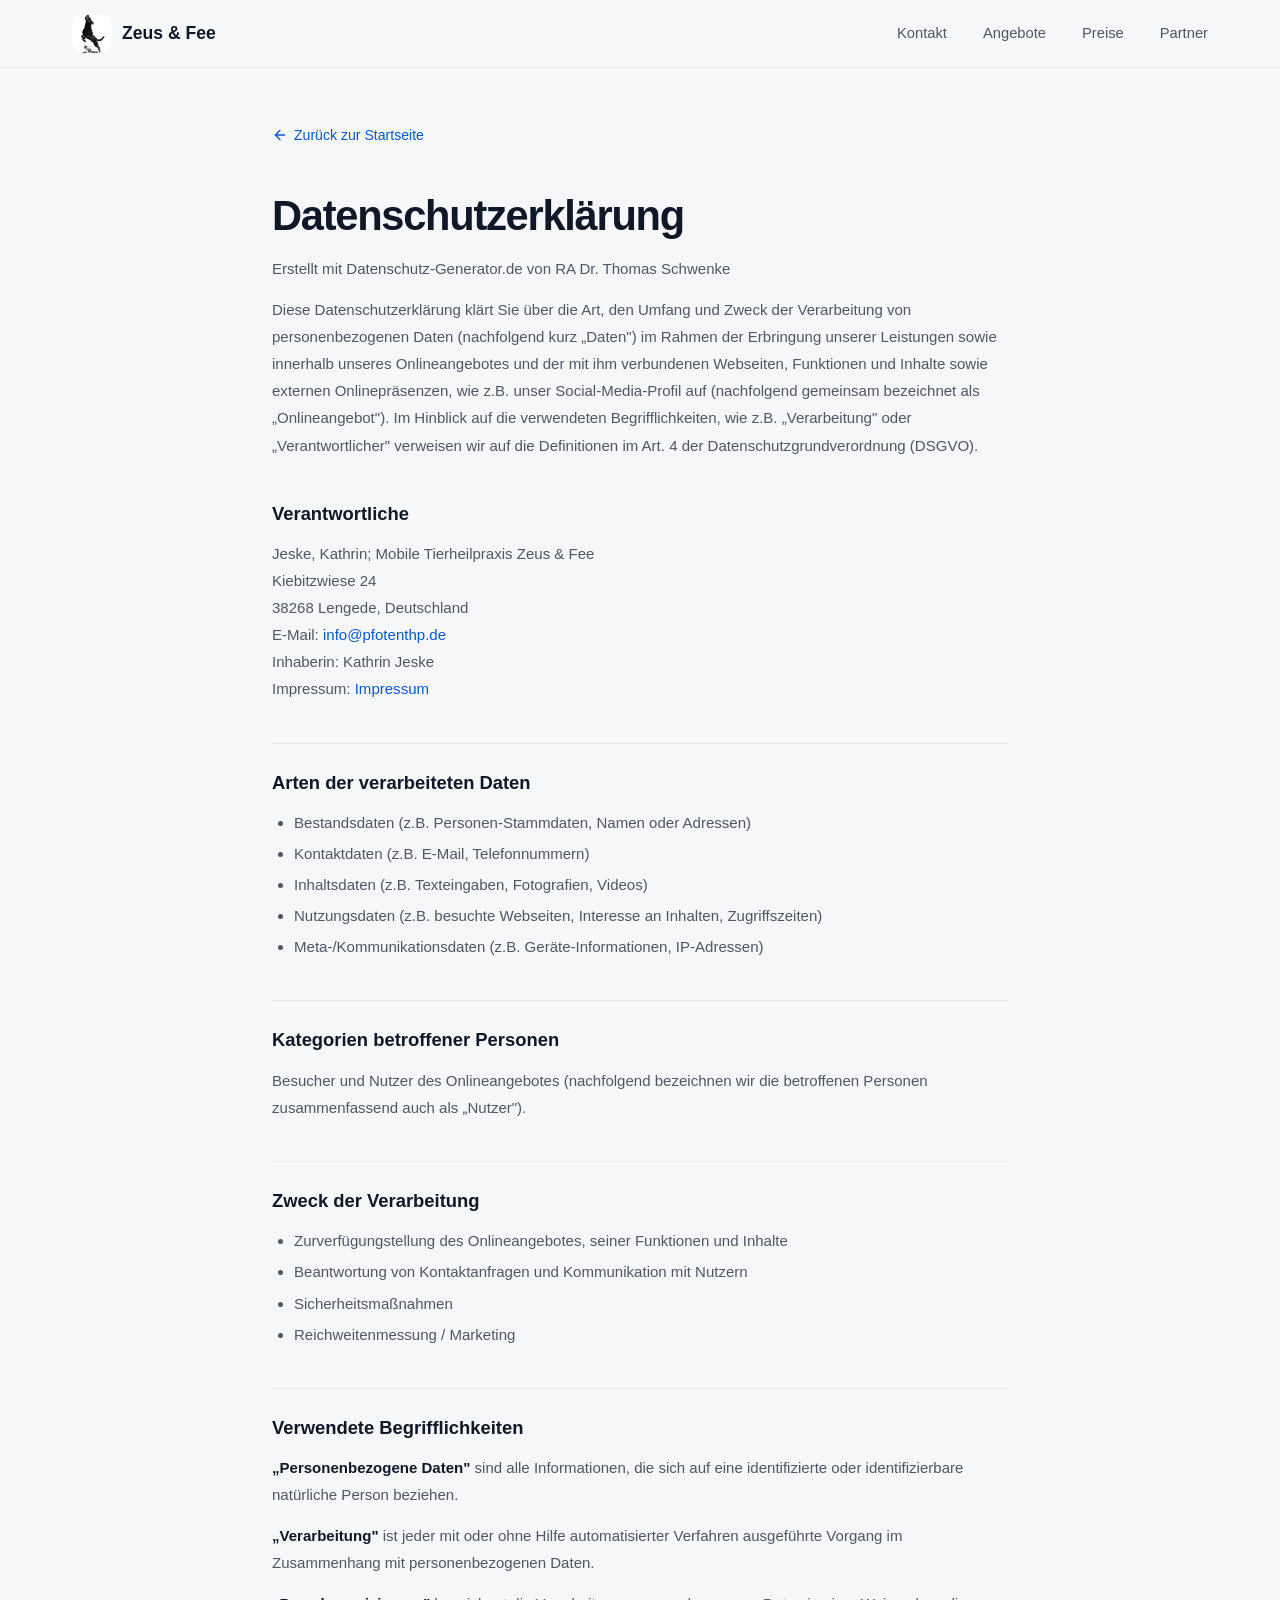
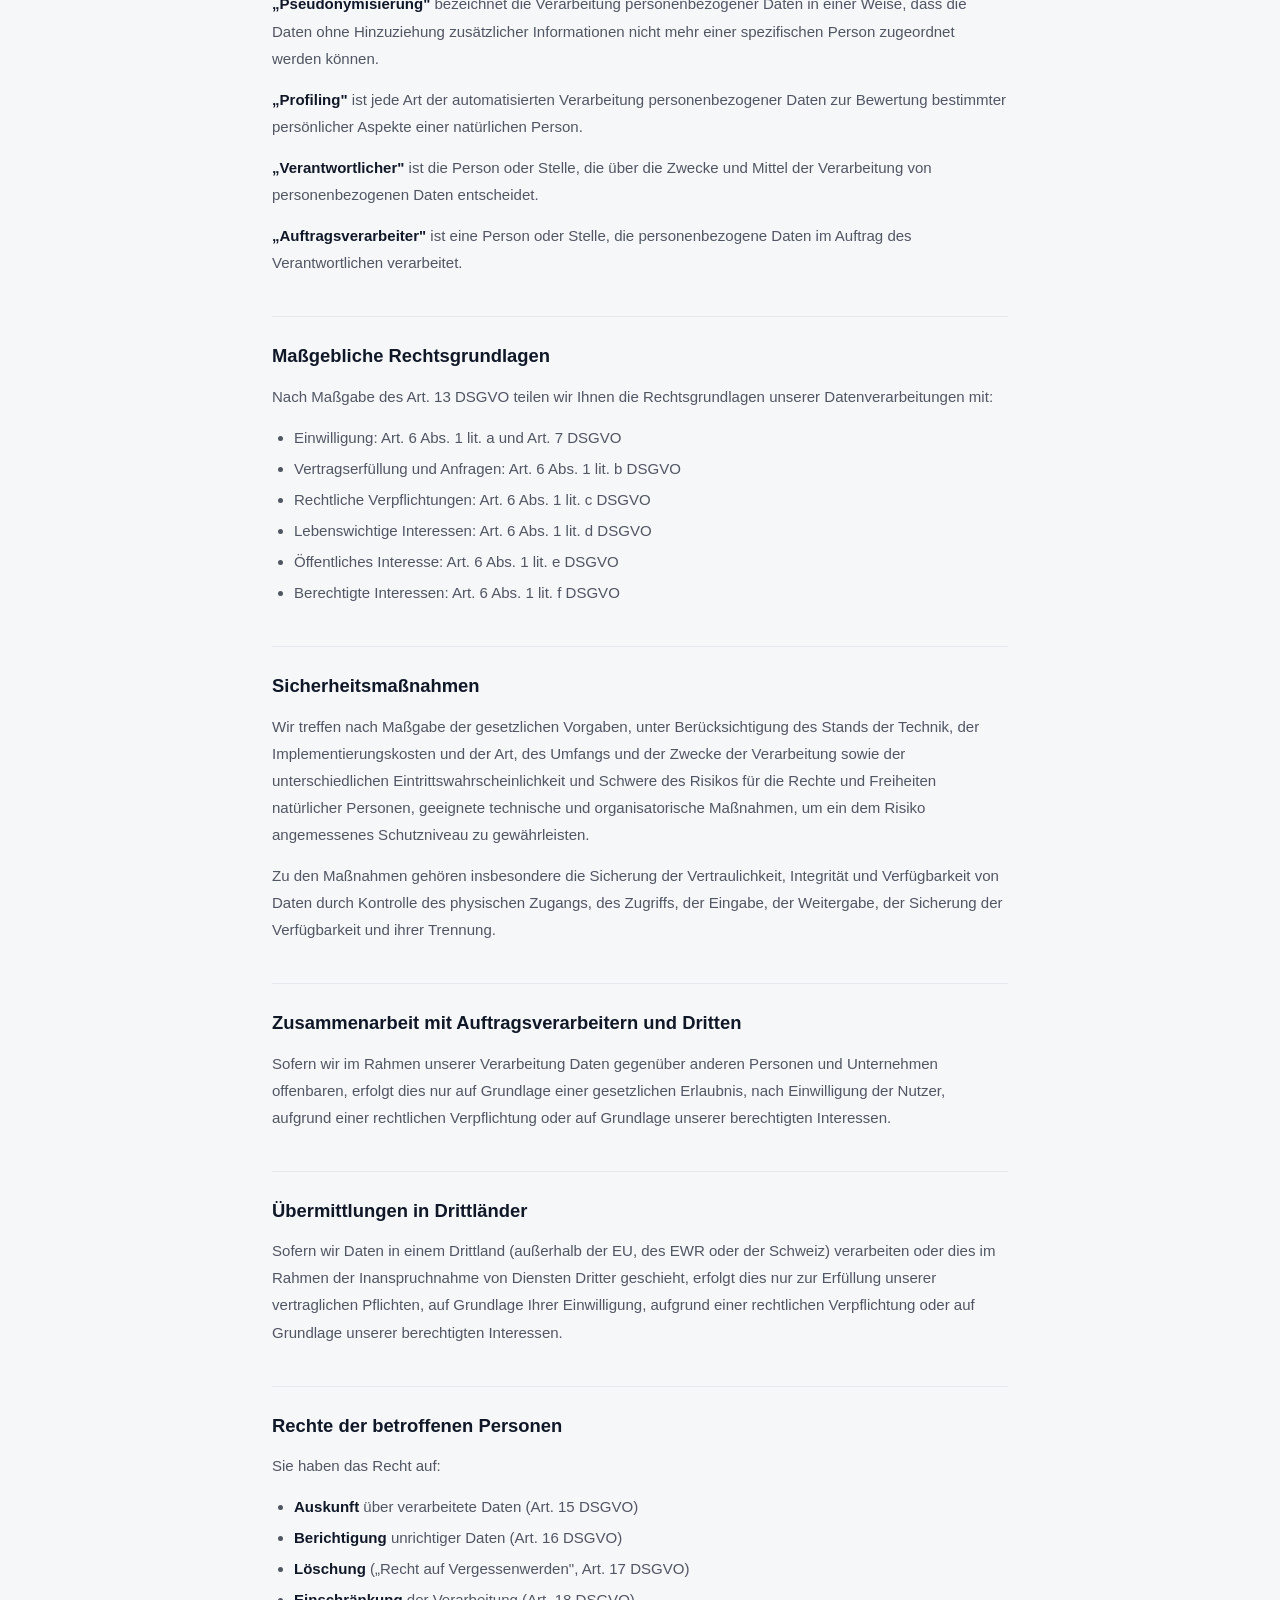
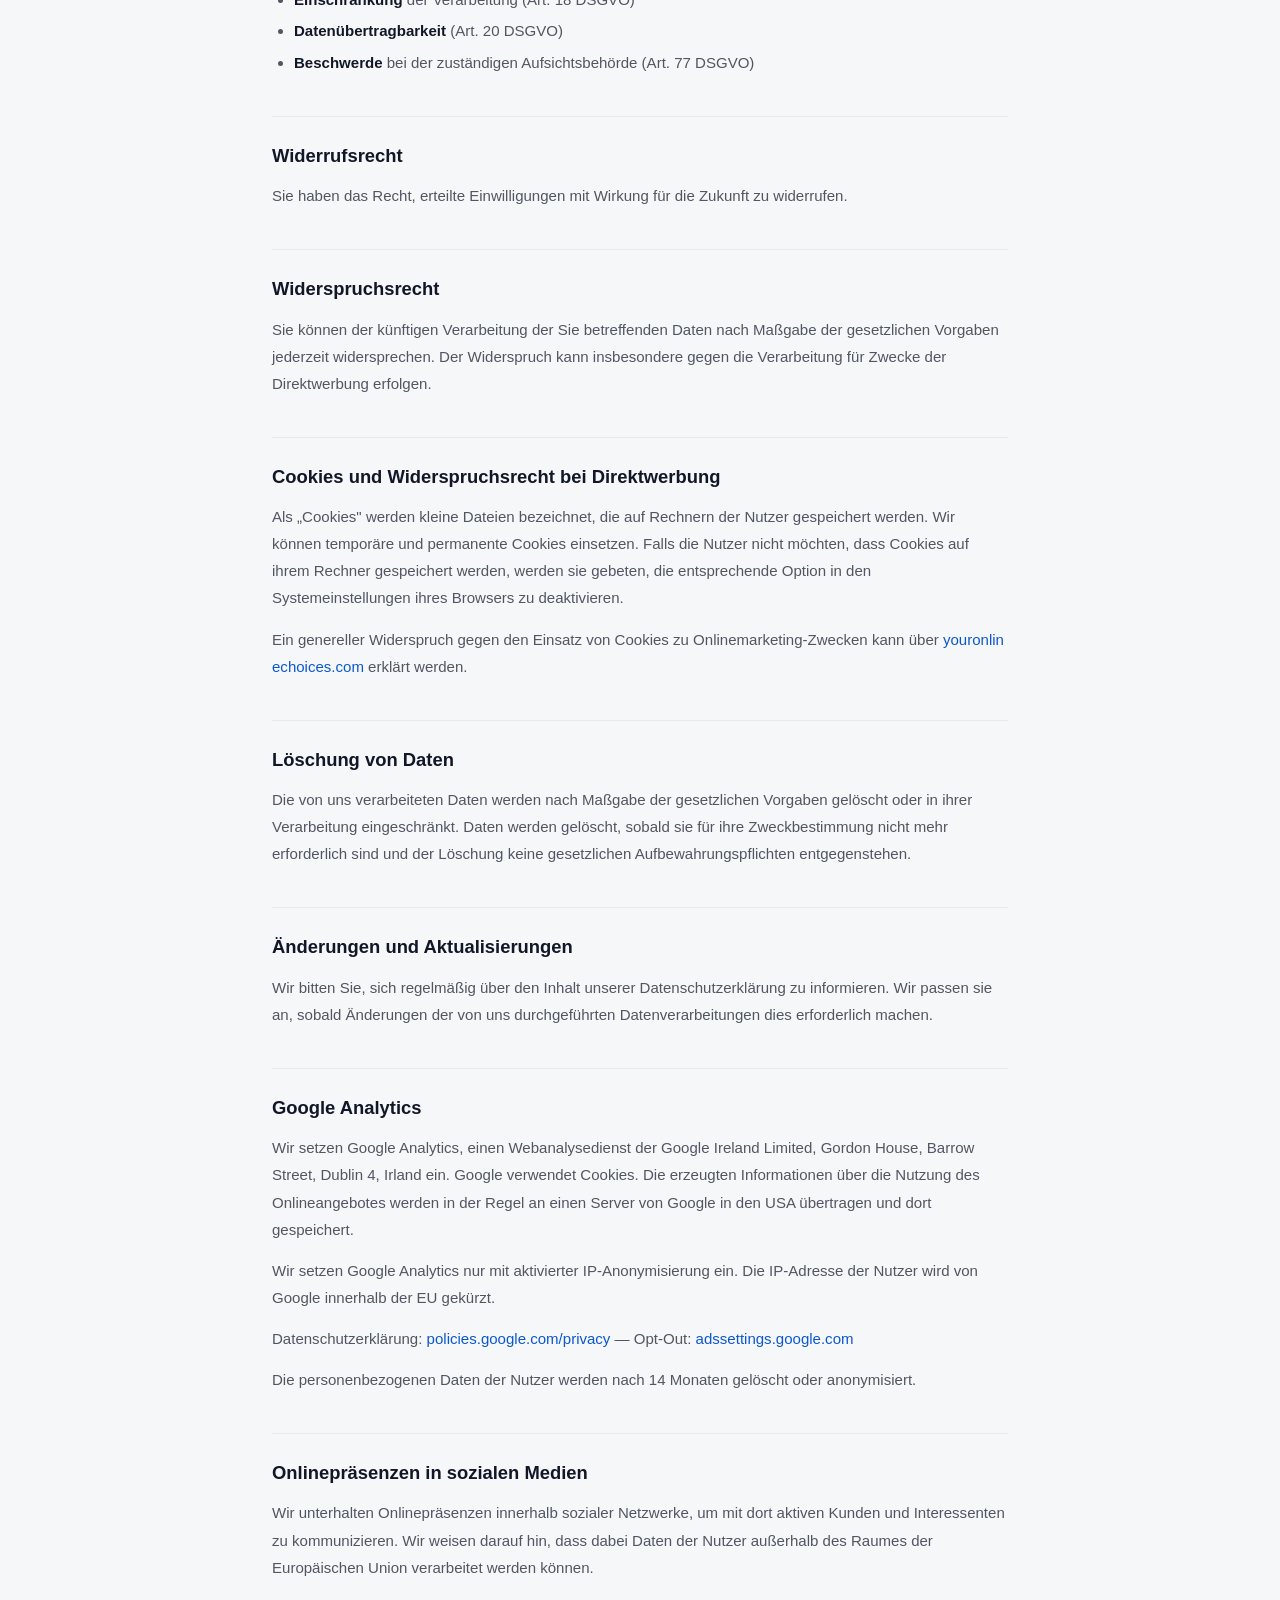
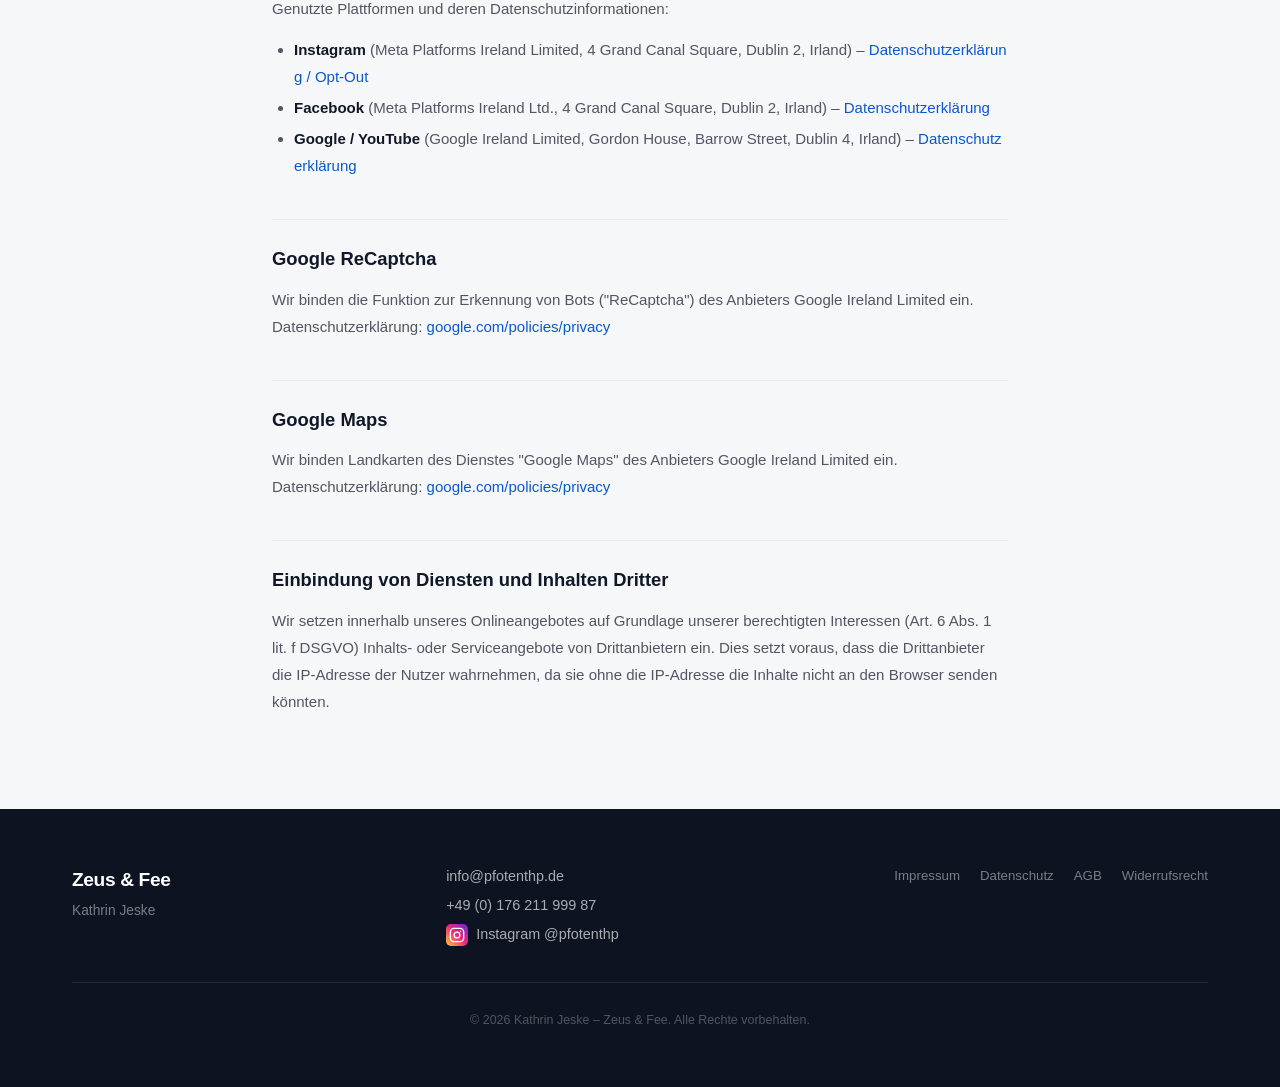
<file: datenschutz.html>
<!DOCTYPE html>
<html lang="de">
<head>
  <meta charset="UTF-8" />
  <meta name="viewport" content="width=device-width, initial-scale=1.0" />
  <meta name="theme-color" content="#0b57d0" />
  <meta name="robots" content="noindex, follow" />
  <title>Datenschutzerklärung – Zeus &amp; Fee</title>
  <link rel="stylesheet" href="css/base.css" />
  <link rel="stylesheet" href="css/mobile.css" />
  <link rel="stylesheet" href="css/desktop.css" />
</head>
<body>

  <a href="#main-content" class="skip-link">Zum Hauptinhalt springen</a>

  <header class="site-header" id="site-header">
    <div class="header-inner">
      <a href="index.html" class="logo-link" aria-label="Zeus &amp; Fee – Startseite">
        <img src="assets/images/logo.png" alt="Zeus &amp; Fee Logo" class="logo-img" width="48" height="48" />
        <span class="logo-text">Zeus &amp; Fee</span>
      </a>
      <nav class="main-nav" id="main-nav" aria-label="Hauptnavigation">
        <a href="index.html#kontakt">Kontakt</a>
        <a href="index.html#angebote">Angebote</a>
        <a href="index.html#preise">Preise</a>
        <a href="index.html#partner">Partner</a>
      </nav>
      <button class="nav-toggle" id="nav-toggle"
              aria-label="Menü öffnen" aria-expanded="false" aria-controls="main-nav">
        <svg class="icon-hamburger" viewBox="0 0 24 24" fill="none" stroke="currentColor"
             stroke-width="2.2" stroke-linecap="round" aria-hidden="true">
          <line x1="3" y1="6"  x2="21" y2="6"/>
          <line x1="3" y1="12" x2="21" y2="12"/>
          <line x1="3" y1="18" x2="21" y2="18"/>
        </svg>
        <svg class="icon-close" viewBox="0 0 24 24" fill="none" stroke="currentColor"
             stroke-width="2.2" stroke-linecap="round" aria-hidden="true">
          <line x1="4" y1="4" x2="20" y2="20"/>
          <line x1="20" y1="4" x2="4" y2="20"/>
        </svg>
      </button>
    </div>
  </header>

  <main id="main-content">
    <article class="legal-wrap">
      <a href="index.html" class="legal-back">
        <svg width="16" height="16" viewBox="0 0 24 24" fill="none" stroke="currentColor"
             stroke-width="2" stroke-linecap="round" stroke-linejoin="round" aria-hidden="true">
          <path d="M19 12H5M12 5l-7 7 7 7"/>
        </svg>
        Zurück zur Startseite
      </a>

      <h1>Datenschutzerklärung</h1>
      <p class="legal-date">Erstellt mit Datenschutz-Generator.de von RA Dr. Thomas Schwenke</p>

      <p>
        Diese Datenschutzerklärung klärt Sie über die Art, den Umfang und Zweck der Verarbeitung
        von personenbezogenen Daten (nachfolgend kurz „Daten") im Rahmen der Erbringung unserer
        Leistungen sowie innerhalb unseres Onlineangebotes und der mit ihm verbundenen Webseiten,
        Funktionen und Inhalte sowie externen Onlinepräsenzen, wie z.B. unser Social-Media-Profil
        auf (nachfolgend gemeinsam bezeichnet als „Onlineangebot"). Im Hinblick auf die verwendeten
        Begrifflichkeiten, wie z.B. „Verarbeitung" oder „Verantwortlicher" verweisen wir auf die
        Definitionen im Art. 4 der Datenschutzgrundverordnung (DSGVO).
      </p>

      <h2>Verantwortliche</h2>
      <p>
        Jeske, Kathrin; Mobile Tierheilpraxis Zeus &amp; Fee<br />
        Kiebitzwiese 24<br />
        38268 Lengede, Deutschland<br />
        E-Mail: <a href="mailto:info@pfotenthp.de">info@pfotenthp.de</a><br />
        Inhaberin: Kathrin Jeske<br />
        Impressum: <a href="impressum.html">Impressum</a>
      </p>

      <h2>Arten der verarbeiteten Daten</h2>
      <ul>
        <li>Bestandsdaten (z.B. Personen-Stammdaten, Namen oder Adressen)</li>
        <li>Kontaktdaten (z.B. E-Mail, Telefonnummern)</li>
        <li>Inhaltsdaten (z.B. Texteingaben, Fotografien, Videos)</li>
        <li>Nutzungsdaten (z.B. besuchte Webseiten, Interesse an Inhalten, Zugriffszeiten)</li>
        <li>Meta-/Kommunikationsdaten (z.B. Geräte-Informationen, IP-Adressen)</li>
      </ul>

      <h2>Kategorien betroffener Personen</h2>
      <p>
        Besucher und Nutzer des Onlineangebotes (nachfolgend bezeichnen wir die betroffenen
        Personen zusammenfassend auch als „Nutzer").
      </p>

      <h2>Zweck der Verarbeitung</h2>
      <ul>
        <li>Zurverfügungstellung des Onlineangebotes, seiner Funktionen und Inhalte</li>
        <li>Beantwortung von Kontaktanfragen und Kommunikation mit Nutzern</li>
        <li>Sicherheitsmaßnahmen</li>
        <li>Reichweitenmessung / Marketing</li>
      </ul>

      <h2>Verwendete Begrifflichkeiten</h2>
      <p>
        <strong>„Personenbezogene Daten"</strong> sind alle Informationen, die sich auf eine
        identifizierte oder identifizierbare natürliche Person beziehen.
      </p>
      <p>
        <strong>„Verarbeitung"</strong> ist jeder mit oder ohne Hilfe automatisierter Verfahren
        ausgeführte Vorgang im Zusammenhang mit personenbezogenen Daten.
      </p>
      <p>
        <strong>„Pseudonymisierung"</strong> bezeichnet die Verarbeitung personenbezogener Daten
        in einer Weise, dass die Daten ohne Hinzuziehung zusätzlicher Informationen nicht mehr
        einer spezifischen Person zugeordnet werden können.
      </p>
      <p>
        <strong>„Profiling"</strong> ist jede Art der automatisierten Verarbeitung
        personenbezogener Daten zur Bewertung bestimmter persönlicher Aspekte einer natürlichen
        Person.
      </p>
      <p>
        <strong>„Verantwortlicher"</strong> ist die Person oder Stelle, die über die Zwecke und
        Mittel der Verarbeitung von personenbezogenen Daten entscheidet.
      </p>
      <p>
        <strong>„Auftragsverarbeiter"</strong> ist eine Person oder Stelle, die personenbezogene
        Daten im Auftrag des Verantwortlichen verarbeitet.
      </p>

      <h2>Maßgebliche Rechtsgrundlagen</h2>
      <p>
        Nach Maßgabe des Art. 13 DSGVO teilen wir Ihnen die Rechtsgrundlagen unserer
        Datenverarbeitungen mit:
      </p>
      <ul>
        <li>Einwilligung: Art. 6 Abs. 1 lit. a und Art. 7 DSGVO</li>
        <li>Vertragserfüllung und Anfragen: Art. 6 Abs. 1 lit. b DSGVO</li>
        <li>Rechtliche Verpflichtungen: Art. 6 Abs. 1 lit. c DSGVO</li>
        <li>Lebenswichtige Interessen: Art. 6 Abs. 1 lit. d DSGVO</li>
        <li>Öffentliches Interesse: Art. 6 Abs. 1 lit. e DSGVO</li>
        <li>Berechtigte Interessen: Art. 6 Abs. 1 lit. f DSGVO</li>
      </ul>

      <h2>Sicherheitsmaßnahmen</h2>
      <p>
        Wir treffen nach Maßgabe der gesetzlichen Vorgaben, unter Berücksichtigung des Stands der
        Technik, der Implementierungskosten und der Art, des Umfangs und der Zwecke der
        Verarbeitung sowie der unterschiedlichen Eintrittswahrscheinlichkeit und Schwere des Risikos
        für die Rechte und Freiheiten natürlicher Personen, geeignete technische und
        organisatorische Maßnahmen, um ein dem Risiko angemessenes Schutzniveau zu gewährleisten.
      </p>
      <p>
        Zu den Maßnahmen gehören insbesondere die Sicherung der Vertraulichkeit, Integrität und
        Verfügbarkeit von Daten durch Kontrolle des physischen Zugangs, des Zugriffs, der Eingabe,
        der Weitergabe, der Sicherung der Verfügbarkeit und ihrer Trennung.
      </p>

      <h2>Zusammenarbeit mit Auftragsverarbeitern und Dritten</h2>
      <p>
        Sofern wir im Rahmen unserer Verarbeitung Daten gegenüber anderen Personen und Unternehmen
        offenbaren, erfolgt dies nur auf Grundlage einer gesetzlichen Erlaubnis, nach Einwilligung
        der Nutzer, aufgrund einer rechtlichen Verpflichtung oder auf Grundlage unserer berechtigten
        Interessen.
      </p>

      <h2>Übermittlungen in Drittländer</h2>
      <p>
        Sofern wir Daten in einem Drittland (außerhalb der EU, des EWR oder der Schweiz)
        verarbeiten oder dies im Rahmen der Inanspruchnahme von Diensten Dritter geschieht, erfolgt
        dies nur zur Erfüllung unserer vertraglichen Pflichten, auf Grundlage Ihrer Einwilligung,
        aufgrund einer rechtlichen Verpflichtung oder auf Grundlage unserer berechtigten Interessen.
      </p>

      <h2>Rechte der betroffenen Personen</h2>
      <p>Sie haben das Recht auf:</p>
      <ul>
        <li><strong>Auskunft</strong> über verarbeitete Daten (Art. 15 DSGVO)</li>
        <li><strong>Berichtigung</strong> unrichtiger Daten (Art. 16 DSGVO)</li>
        <li><strong>Löschung</strong> („Recht auf Vergessenwerden", Art. 17 DSGVO)</li>
        <li><strong>Einschränkung</strong> der Verarbeitung (Art. 18 DSGVO)</li>
        <li><strong>Datenübertragbarkeit</strong> (Art. 20 DSGVO)</li>
        <li><strong>Beschwerde</strong> bei der zuständigen Aufsichtsbehörde (Art. 77 DSGVO)</li>
      </ul>

      <h2>Widerrufsrecht</h2>
      <p>
        Sie haben das Recht, erteilte Einwilligungen mit Wirkung für die Zukunft zu widerrufen.
      </p>

      <h2>Widerspruchsrecht</h2>
      <p>
        Sie können der künftigen Verarbeitung der Sie betreffenden Daten nach Maßgabe der
        gesetzlichen Vorgaben jederzeit widersprechen. Der Widerspruch kann insbesondere gegen
        die Verarbeitung für Zwecke der Direktwerbung erfolgen.
      </p>

      <h2>Cookies und Widerspruchsrecht bei Direktwerbung</h2>
      <p>
        Als „Cookies" werden kleine Dateien bezeichnet, die auf Rechnern der Nutzer gespeichert
        werden. Wir können temporäre und permanente Cookies einsetzen. Falls die Nutzer nicht
        möchten, dass Cookies auf ihrem Rechner gespeichert werden, werden sie gebeten, die
        entsprechende Option in den Systemeinstellungen ihres Browsers zu deaktivieren.
      </p>
      <p>
        Ein genereller Widerspruch gegen den Einsatz von Cookies zu Onlinemarketing-Zwecken kann
        über <a href="http://www.youronlinechoices.com" target="_blank" rel="noopener noreferrer">youronlinechoices.com</a>
        erklärt werden.
      </p>

      <h2>Löschung von Daten</h2>
      <p>
        Die von uns verarbeiteten Daten werden nach Maßgabe der gesetzlichen Vorgaben gelöscht
        oder in ihrer Verarbeitung eingeschränkt. Daten werden gelöscht, sobald sie für ihre
        Zweckbestimmung nicht mehr erforderlich sind und der Löschung keine gesetzlichen
        Aufbewahrungspflichten entgegenstehen.
      </p>

      <h2>Änderungen und Aktualisierungen</h2>
      <p>
        Wir bitten Sie, sich regelmäßig über den Inhalt unserer Datenschutzerklärung zu
        informieren. Wir passen sie an, sobald Änderungen der von uns durchgeführten
        Datenverarbeitungen dies erforderlich machen.
      </p>

      <h2>Google Analytics</h2>
      <p>
        Wir setzen Google Analytics, einen Webanalysedienst der Google Ireland Limited, Gordon
        House, Barrow Street, Dublin 4, Irland ein. Google verwendet Cookies. Die erzeugten
        Informationen über die Nutzung des Onlineangebotes werden in der Regel an einen Server
        von Google in den USA übertragen und dort gespeichert.
      </p>
      <p>
        Wir setzen Google Analytics nur mit aktivierter IP-Anonymisierung ein. Die IP-Adresse
        der Nutzer wird von Google innerhalb der EU gekürzt.
      </p>
      <p>
        Datenschutzerklärung: <a href="https://policies.google.com/privacy" target="_blank" rel="noopener noreferrer">policies.google.com/privacy</a> —
        Opt-Out: <a href="https://adssettings.google.com/authenticated" target="_blank" rel="noopener noreferrer">adssettings.google.com</a>
      </p>
      <p>Die personenbezogenen Daten der Nutzer werden nach 14 Monaten gelöscht oder anonymisiert.</p>

      <h2>Onlinepräsenzen in sozialen Medien</h2>
      <p>
        Wir unterhalten Onlinepräsenzen innerhalb sozialer Netzwerke, um mit dort aktiven Kunden
        und Interessenten zu kommunizieren. Wir weisen darauf hin, dass dabei Daten der Nutzer
        außerhalb des Raumes der Europäischen Union verarbeitet werden können.
      </p>
      <p>Genutzte Plattformen und deren Datenschutzinformationen:</p>
      <ul>
        <li>
          <strong>Instagram</strong> (Meta Platforms Ireland Limited, 4 Grand Canal Square,
          Dublin 2, Irland) –
          <a href="https://privacycenter.instagram.com/policy" target="_blank" rel="noopener noreferrer">Datenschutzerklärung / Opt-Out</a>
        </li>
        <li>
          <strong>Facebook</strong> (Meta Platforms Ireland Ltd., 4 Grand Canal Square, Dublin 2,
          Irland) –
          <a href="https://www.facebook.com/about/privacy/" target="_blank" rel="noopener noreferrer">Datenschutzerklärung</a>
        </li>
        <li>
          <strong>Google / YouTube</strong> (Google Ireland Limited, Gordon House, Barrow Street,
          Dublin 4, Irland) –
          <a href="https://policies.google.com/privacy" target="_blank" rel="noopener noreferrer">Datenschutzerklärung</a>
        </li>
      </ul>

      <h2>Google ReCaptcha</h2>
      <p>
        Wir binden die Funktion zur Erkennung von Bots ("ReCaptcha") des Anbieters Google Ireland
        Limited ein. Datenschutzerklärung:
        <a href="https://www.google.com/policies/privacy/" target="_blank" rel="noopener noreferrer">google.com/policies/privacy</a>
      </p>

      <h2>Google Maps</h2>
      <p>
        Wir binden Landkarten des Dienstes "Google Maps" des Anbieters Google Ireland Limited ein.
        Datenschutzerklärung:
        <a href="https://www.google.com/policies/privacy/" target="_blank" rel="noopener noreferrer">google.com/policies/privacy</a>
      </p>

      <h2>Einbindung von Diensten und Inhalten Dritter</h2>
      <p>
        Wir setzen innerhalb unseres Onlineangebotes auf Grundlage unserer berechtigten Interessen
        (Art. 6 Abs. 1 lit. f DSGVO) Inhalts- oder Serviceangebote von Drittanbietern ein. Dies
        setzt voraus, dass die Drittanbieter die IP-Adresse der Nutzer wahrnehmen, da sie ohne die
        IP-Adresse die Inhalte nicht an den Browser senden könnten.
      </p>
    </article>
  </main>

  <footer class="site-footer">
    <div class="footer-inner">
      <div class="footer-brand">
        <span class="footer-name">Zeus &amp; Fee</span>
        <span class="footer-owner">Kathrin Jeske</span>
      </div>
      <div class="footer-contact">
        <a href="mailto:info@pfotenthp.de">info@pfotenthp.de</a>
        <a href="tel:+4917621199987">+49 (0) 176 211 999 87</a>
        <a href="https://www.instagram.com/pfotenthp/" class="footer-insta-link"
           target="_blank" rel="noopener noreferrer" aria-label="Instagram @pfotenthp">
          <span class="footer-insta-icon" aria-hidden="true">
            <svg viewBox="0 0 24 24" fill="none" stroke="#fff" stroke-width="2"
                 stroke-linecap="round" stroke-linejoin="round">
              <rect x="2" y="2" width="20" height="20" rx="5.5"/>
              <circle cx="12" cy="12" r="4.3"/>
              <circle cx="17.4" cy="6.6" r="1" fill="#fff" stroke="none"/>
            </svg>
          </span>
          Instagram @pfotenthp
        </a>
      </div>
      <nav class="footer-nav" aria-label="Rechtliches">
        <a href="impressum.html">Impressum</a>
        <a href="datenschutz.html">Datenschutz</a>
        <a href="agb.html">AGB</a>
        <a href="widerrufsrecht.html">Widerrufsrecht</a>
      </nav>
      <p class="footer-copy">
        &copy; <span id="year"></span> Kathrin Jeske – Zeus &amp; Fee. Alle Rechte vorbehalten.
      </p>
    </div>
  </footer>

  <script>
    document.getElementById('year').textContent = new Date().getFullYear();
    const toggle = document.getElementById('nav-toggle');
    const nav    = document.getElementById('main-nav');
    toggle.addEventListener('click', () => {
      const open = nav.classList.toggle('is-open');
      toggle.setAttribute('aria-expanded', String(open));
      toggle.setAttribute('aria-label', open ? 'Menü schließen' : 'Menü öffnen');
      document.body.classList.toggle('nav-open', open);
    });
    nav.querySelectorAll('a').forEach(link => link.addEventListener('click', () => {
      nav.classList.remove('is-open');
      toggle.setAttribute('aria-expanded', 'false');
      toggle.setAttribute('aria-label', 'Menü öffnen');
      document.body.classList.remove('nav-open');
    }));
  </script>
</body>
</html>
</file>
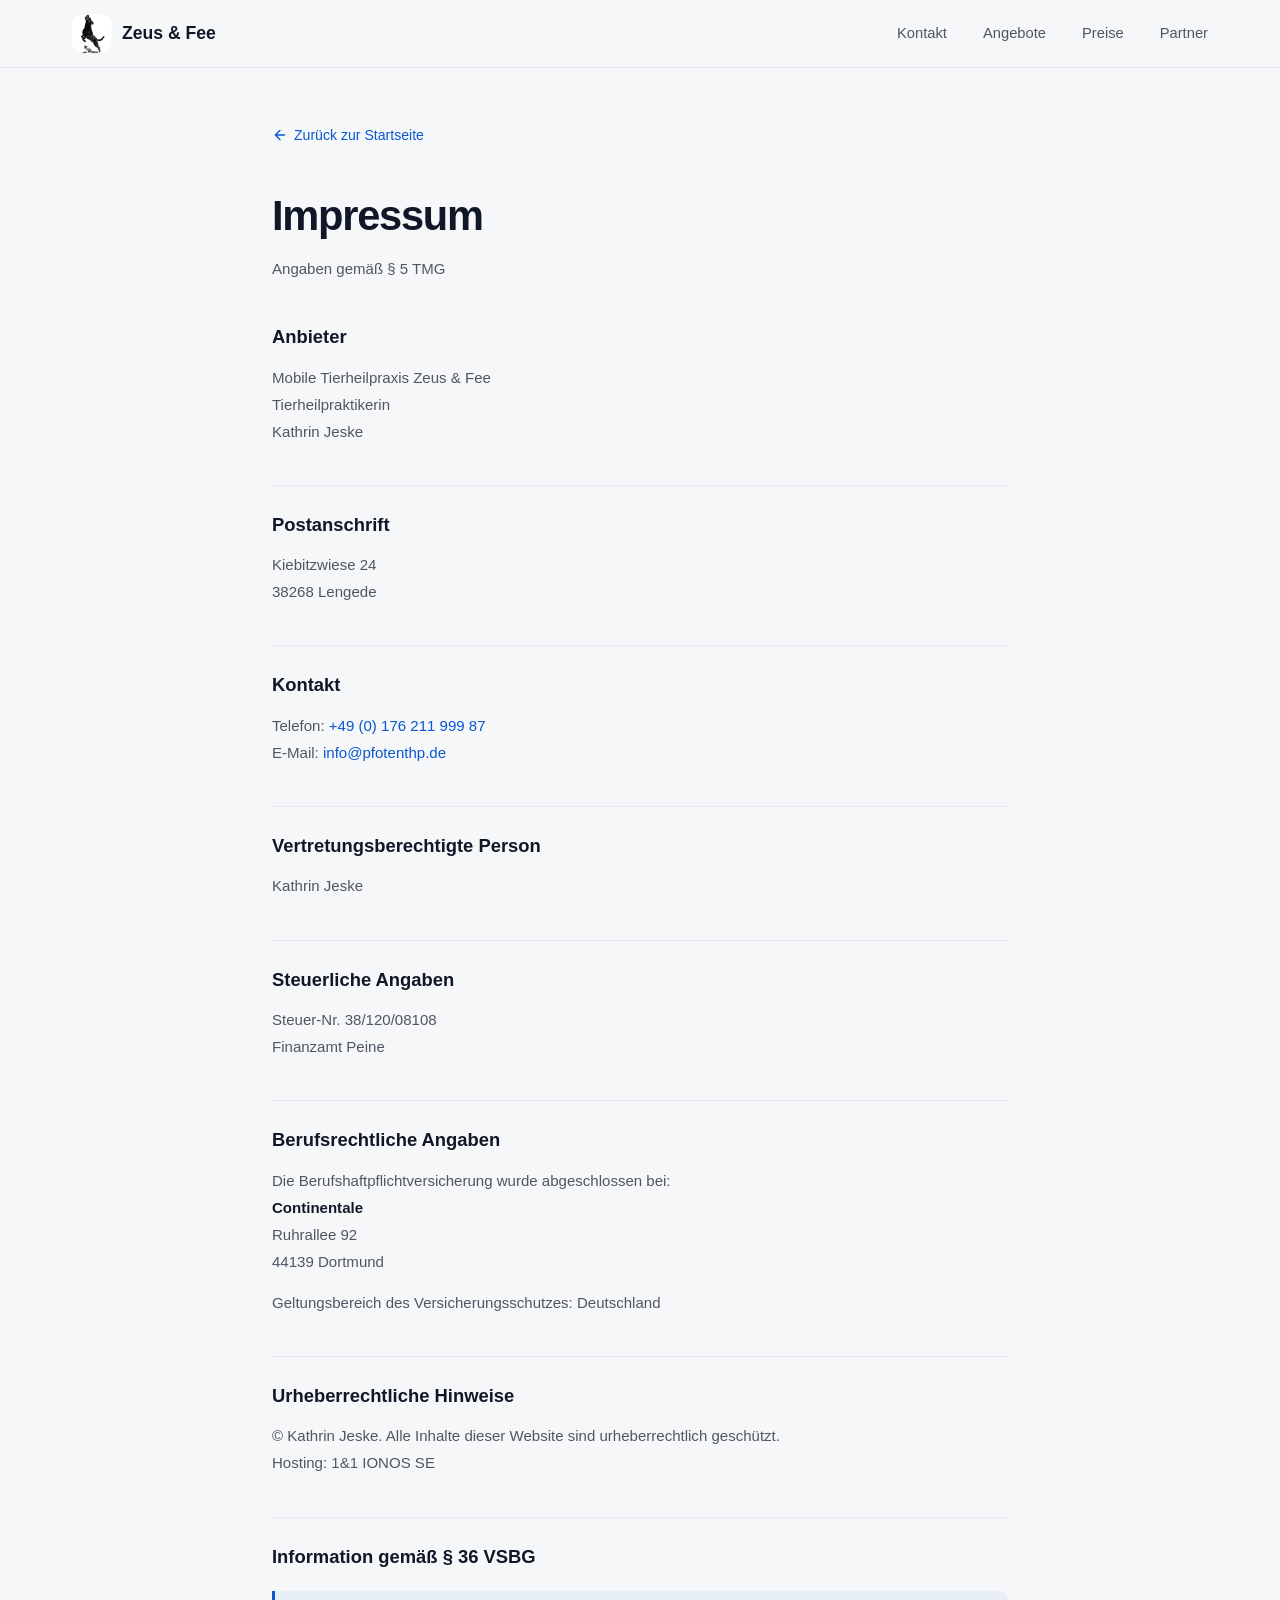
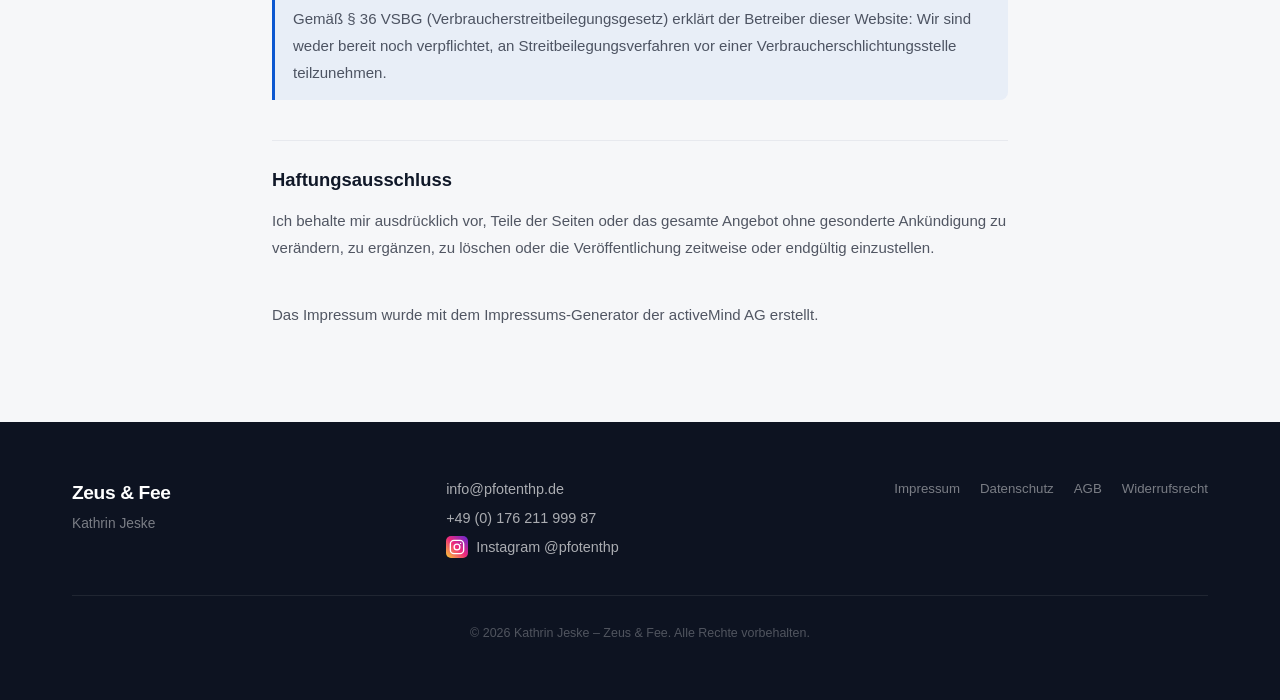
<file: impressum.html>
<!DOCTYPE html>
<html lang="de">
<head>
  <meta charset="UTF-8" />
  <meta name="viewport" content="width=device-width, initial-scale=1.0" />
  <meta name="theme-color" content="#0b57d0" />
  <meta name="robots" content="noindex, follow" />
  <title>Impressum – Zeus &amp; Fee</title>
  <link rel="stylesheet" href="css/base.css" />
  <link rel="stylesheet" href="css/mobile.css" />
  <link rel="stylesheet" href="css/desktop.css" />
</head>
<body>

  <a href="#main-content" class="skip-link">Zum Hauptinhalt springen</a>

  <header class="site-header" id="site-header">
    <div class="header-inner">
      <a href="index.html" class="logo-link" aria-label="Zeus &amp; Fee – Startseite">
        <img src="assets/images/logo.png" alt="Zeus &amp; Fee Logo" class="logo-img" width="48" height="48" />
        <span class="logo-text">Zeus &amp; Fee</span>
      </a>
      <nav class="main-nav" id="main-nav" aria-label="Hauptnavigation">
        <a href="index.html#kontakt">Kontakt</a>
        <a href="index.html#angebote">Angebote</a>
        <a href="index.html#preise">Preise</a>
        <a href="index.html#partner">Partner</a>
      </nav>
      <button class="nav-toggle" id="nav-toggle"
              aria-label="Menü öffnen" aria-expanded="false" aria-controls="main-nav">
        <svg class="icon-hamburger" viewBox="0 0 24 24" fill="none" stroke="currentColor"
             stroke-width="2.2" stroke-linecap="round" aria-hidden="true">
          <line x1="3" y1="6"  x2="21" y2="6"/>
          <line x1="3" y1="12" x2="21" y2="12"/>
          <line x1="3" y1="18" x2="21" y2="18"/>
        </svg>
        <svg class="icon-close" viewBox="0 0 24 24" fill="none" stroke="currentColor"
             stroke-width="2.2" stroke-linecap="round" aria-hidden="true">
          <line x1="4" y1="4" x2="20" y2="20"/>
          <line x1="20" y1="4" x2="4" y2="20"/>
        </svg>
      </button>
    </div>
  </header>

  <main id="main-content">
    <article class="legal-wrap">
      <a href="index.html" class="legal-back">
        <svg width="16" height="16" viewBox="0 0 24 24" fill="none" stroke="currentColor"
             stroke-width="2" stroke-linecap="round" stroke-linejoin="round" aria-hidden="true">
          <path d="M19 12H5M12 5l-7 7 7 7"/>
        </svg>
        Zurück zur Startseite
      </a>

      <h1>Impressum</h1>
      <p class="legal-date">Angaben gemäß § 5 TMG</p>

      <h2>Anbieter</h2>
      <p>
        Mobile Tierheilpraxis Zeus &amp; Fee<br />
        Tierheilpraktikerin<br />
        Kathrin Jeske
      </p>

      <h2>Postanschrift</h2>
      <p>
        Kiebitzwiese 24<br />
        38268 Lengede
      </p>

      <h2>Kontakt</h2>
      <p>
        Telefon: <a href="tel:+4917621199987">+49 (0) 176 211 999 87</a><br />
        E-Mail: <a href="mailto:info@pfotenthp.de">info@pfotenthp.de</a>
      </p>

      <h2>Vertretungsberechtigte Person</h2>
      <p>Kathrin Jeske</p>

      <h2>Steuerliche Angaben</h2>
      <p>
        Steuer-Nr. 38/120/08108<br />
        Finanzamt Peine
      </p>

      <h2>Berufsrechtliche Angaben</h2>
      <p>
        Die Berufshaftpflichtversicherung wurde abgeschlossen bei:<br />
        <strong>Continentale</strong><br />
        Ruhrallee 92<br />
        44139 Dortmund
      </p>
      <p>Geltungsbereich des Versicherungsschutzes: Deutschland</p>

      <h2>Urheberrechtliche Hinweise</h2>
      <p>
        © Kathrin Jeske. Alle Inhalte dieser Website sind urheberrechtlich geschützt.<br />
        Hosting: 1&amp;1 IONOS SE
      </p>

      <h2>Information gemäß § 36 VSBG</h2>
      <div class="legal-highlight">
        <p>
          Gemäß § 36 VSBG (Verbraucherstreitbeilegungsgesetz) erklärt der Betreiber dieser Website:
          Wir sind weder bereit noch verpflichtet, an Streitbeilegungsverfahren vor einer
          Verbraucherschlichtungsstelle teilzunehmen.
        </p>
      </div>

      <h2>Haftungsausschluss</h2>
      <p>
        Ich behalte mir ausdrücklich vor, Teile der Seiten oder das gesamte Angebot ohne gesonderte
        Ankündigung zu verändern, zu ergänzen, zu löschen oder die Veröffentlichung zeitweise oder
        endgültig einzustellen.
      </p>

      <p class="legal-date" style="margin-top:40px;">
        Das Impressum wurde mit dem Impressums-Generator der activeMind AG erstellt.
      </p>
    </article>
  </main>

  <footer class="site-footer">
    <div class="footer-inner">
      <div class="footer-brand">
        <span class="footer-name">Zeus &amp; Fee</span>
        <span class="footer-owner">Kathrin Jeske</span>
      </div>
      <div class="footer-contact">
        <a href="mailto:info@pfotenthp.de">info@pfotenthp.de</a>
        <a href="tel:+4917621199987">+49 (0) 176 211 999 87</a>
        <a href="https://www.instagram.com/pfotenthp/" class="footer-insta-link"
           target="_blank" rel="noopener noreferrer" aria-label="Instagram @pfotenthp">
          <span class="footer-insta-icon" aria-hidden="true">
            <svg viewBox="0 0 24 24" fill="none" stroke="#fff" stroke-width="2"
                 stroke-linecap="round" stroke-linejoin="round">
              <rect x="2" y="2" width="20" height="20" rx="5.5"/>
              <circle cx="12" cy="12" r="4.3"/>
              <circle cx="17.4" cy="6.6" r="1" fill="#fff" stroke="none"/>
            </svg>
          </span>
          Instagram @pfotenthp
        </a>
      </div>
      <nav class="footer-nav" aria-label="Rechtliches">
        <a href="impressum.html">Impressum</a>
        <a href="datenschutz.html">Datenschutz</a>
        <a href="agb.html">AGB</a>
        <a href="widerrufsrecht.html">Widerrufsrecht</a>
      </nav>
      <p class="footer-copy">
        &copy; <span id="year"></span> Kathrin Jeske – Zeus &amp; Fee. Alle Rechte vorbehalten.
      </p>
    </div>
  </footer>

  <script>
    document.getElementById('year').textContent = new Date().getFullYear();
    const toggle = document.getElementById('nav-toggle');
    const nav    = document.getElementById('main-nav');
    toggle.addEventListener('click', () => {
      const open = nav.classList.toggle('is-open');
      toggle.setAttribute('aria-expanded', String(open));
      toggle.setAttribute('aria-label', open ? 'Menü schließen' : 'Menü öffnen');
      document.body.classList.toggle('nav-open', open);
    });
    nav.querySelectorAll('a').forEach(link => link.addEventListener('click', () => {
      nav.classList.remove('is-open');
      toggle.setAttribute('aria-expanded', 'false');
      toggle.setAttribute('aria-label', 'Menü öffnen');
      document.body.classList.remove('nav-open');
    }));
  </script>
</body>
</html>
</file>
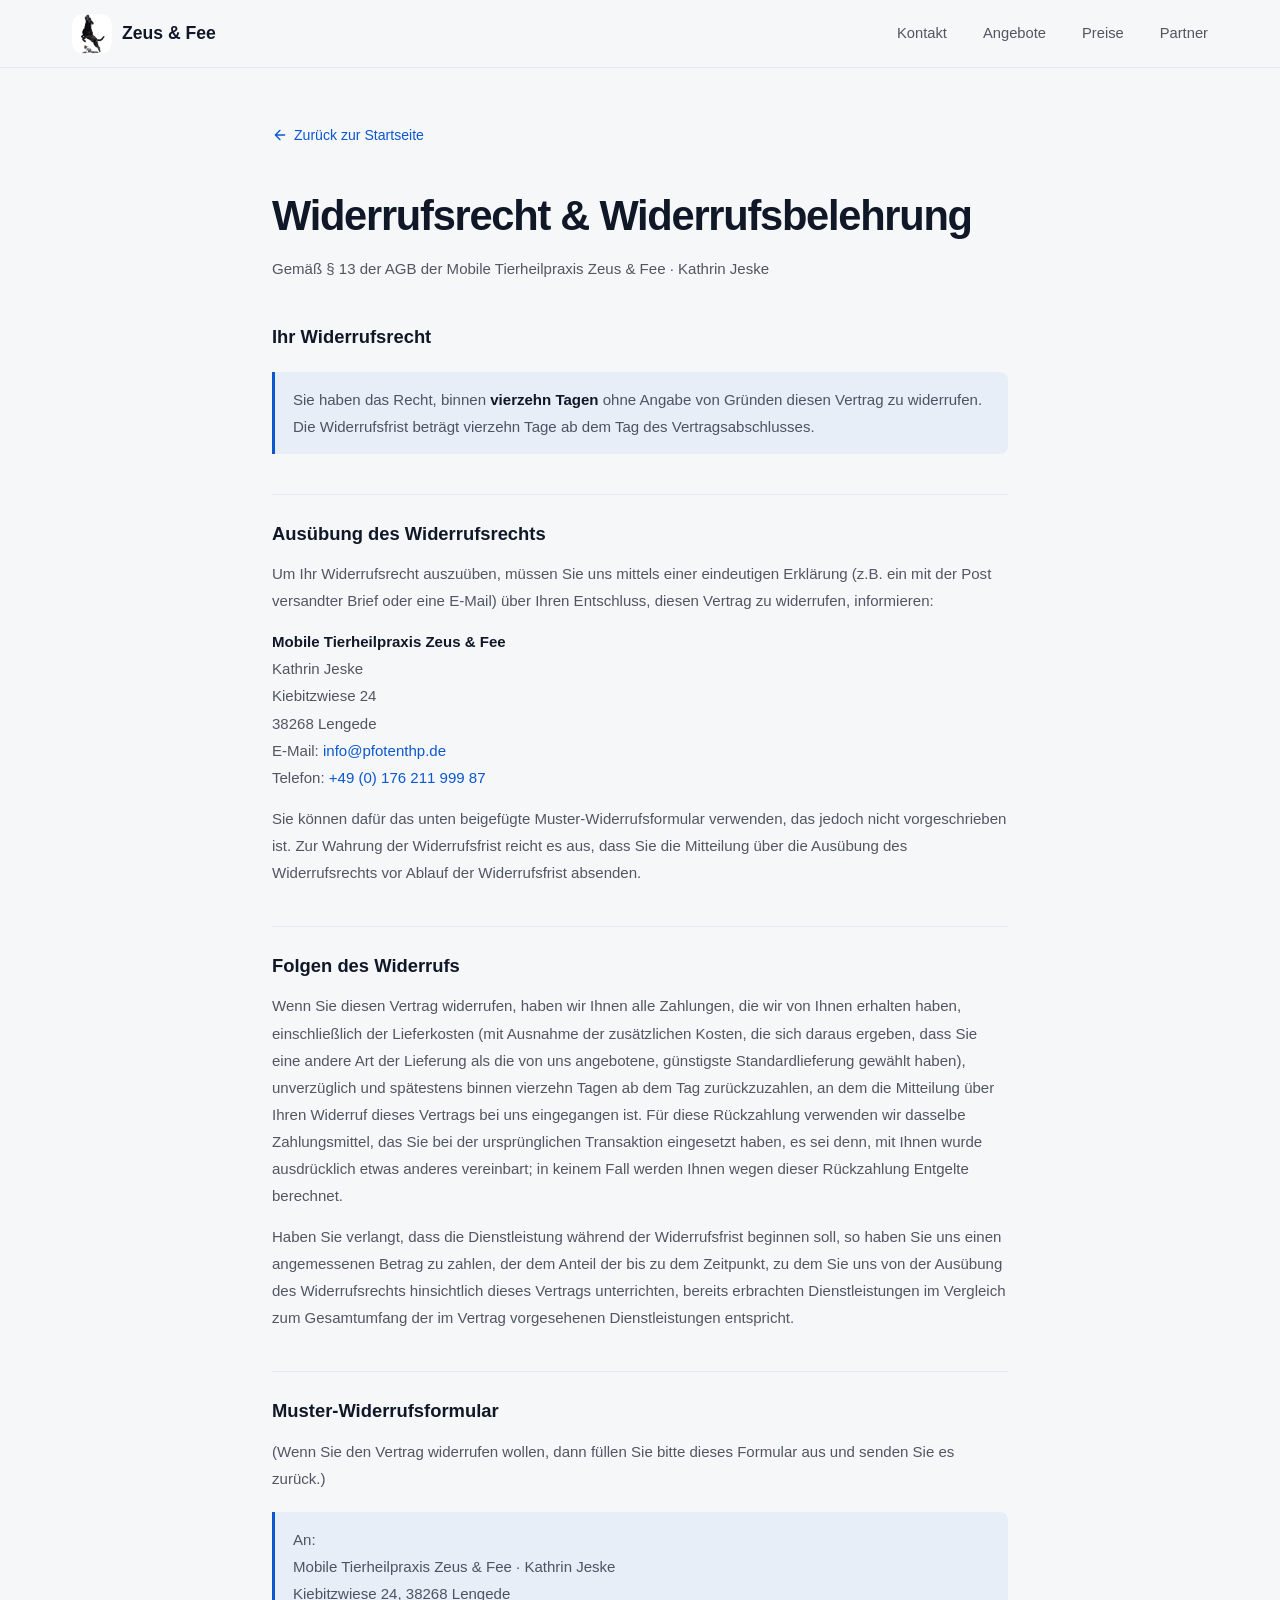
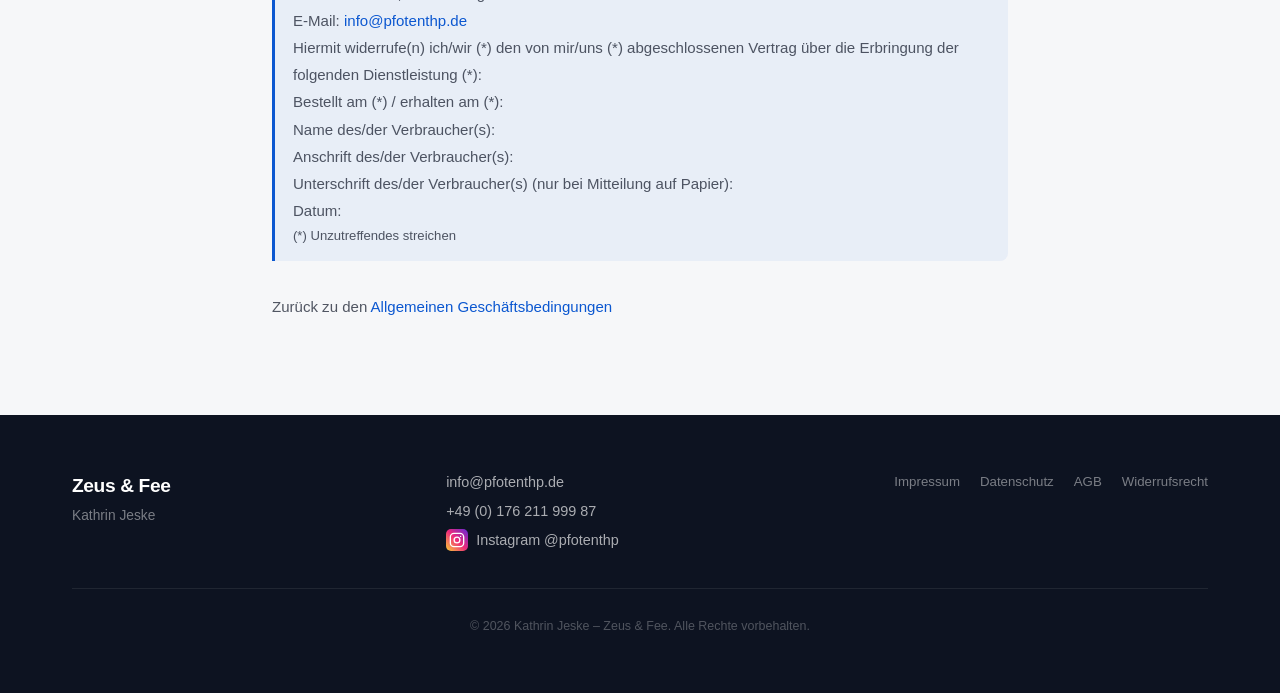
<file: widerrufsrecht.html>
<!DOCTYPE html>
<html lang="de">
<head>
  <meta charset="UTF-8" />
  <meta name="viewport" content="width=device-width, initial-scale=1.0" />
  <meta name="theme-color" content="#0b57d0" />
  <meta name="robots" content="noindex, follow" />
  <title>Widerrufsrecht – Zeus &amp; Fee</title>
  <link rel="stylesheet" href="css/base.css" />
  <link rel="stylesheet" href="css/mobile.css" />
  <link rel="stylesheet" href="css/desktop.css" />
</head>
<body>

  <a href="#main-content" class="skip-link">Zum Hauptinhalt springen</a>

  <header class="site-header" id="site-header">
    <div class="header-inner">
      <a href="index.html" class="logo-link" aria-label="Zeus &amp; Fee – Startseite">
        <img src="assets/images/logo.png" alt="Zeus &amp; Fee Logo" class="logo-img" width="48" height="48" />
        <span class="logo-text">Zeus &amp; Fee</span>
      </a>
      <nav class="main-nav" id="main-nav" aria-label="Hauptnavigation">
        <a href="index.html#kontakt">Kontakt</a>
        <a href="index.html#angebote">Angebote</a>
        <a href="index.html#preise">Preise</a>
        <a href="index.html#partner">Partner</a>
      </nav>
      <button class="nav-toggle" id="nav-toggle"
              aria-label="Menü öffnen" aria-expanded="false" aria-controls="main-nav">
        <svg class="icon-hamburger" viewBox="0 0 24 24" fill="none" stroke="currentColor"
             stroke-width="2.2" stroke-linecap="round" aria-hidden="true">
          <line x1="3" y1="6"  x2="21" y2="6"/>
          <line x1="3" y1="12" x2="21" y2="12"/>
          <line x1="3" y1="18" x2="21" y2="18"/>
        </svg>
        <svg class="icon-close" viewBox="0 0 24 24" fill="none" stroke="currentColor"
             stroke-width="2.2" stroke-linecap="round" aria-hidden="true">
          <line x1="4" y1="4" x2="20" y2="20"/>
          <line x1="20" y1="4" x2="4" y2="20"/>
        </svg>
      </button>
    </div>
  </header>

  <main id="main-content">
    <article class="legal-wrap">
      <a href="index.html" class="legal-back">
        <svg width="16" height="16" viewBox="0 0 24 24" fill="none" stroke="currentColor"
             stroke-width="2" stroke-linecap="round" stroke-linejoin="round" aria-hidden="true">
          <path d="M19 12H5M12 5l-7 7 7 7"/>
        </svg>
        Zurück zur Startseite
      </a>

      <h1>Widerrufsrecht &amp; Widerrufsbelehrung</h1>
      <p class="legal-date">
        Gemäß § 13 der AGB der Mobile Tierheilpraxis Zeus &amp; Fee · Kathrin Jeske
      </p>

      <h2>Ihr Widerrufsrecht</h2>
      <div class="legal-highlight">
        <p>
          Sie haben das Recht, binnen <strong>vierzehn Tagen</strong> ohne Angabe von Gründen
          diesen Vertrag zu widerrufen. Die Widerrufsfrist beträgt vierzehn Tage ab dem Tag des
          Vertragsabschlusses.
        </p>
      </div>

      <h2>Ausübung des Widerrufsrechts</h2>
      <p>
        Um Ihr Widerrufsrecht auszuüben, müssen Sie uns mittels einer eindeutigen Erklärung
        (z.B. ein mit der Post versandter Brief oder eine E-Mail) über Ihren Entschluss,
        diesen Vertrag zu widerrufen, informieren:
      </p>
      <p>
        <strong>Mobile Tierheilpraxis Zeus &amp; Fee</strong><br />
        Kathrin Jeske<br />
        Kiebitzwiese 24<br />
        38268 Lengede<br />
        E-Mail: <a href="mailto:info@pfotenthp.de">info@pfotenthp.de</a><br />
        Telefon: <a href="tel:+4917621199987">+49 (0) 176 211 999 87</a>
      </p>
      <p>
        Sie können dafür das unten beigefügte Muster-Widerrufsformular verwenden, das jedoch
        nicht vorgeschrieben ist. Zur Wahrung der Widerrufsfrist reicht es aus, dass Sie die
        Mitteilung über die Ausübung des Widerrufsrechts vor Ablauf der Widerrufsfrist absenden.
      </p>

      <h2>Folgen des Widerrufs</h2>
      <p>
        Wenn Sie diesen Vertrag widerrufen, haben wir Ihnen alle Zahlungen, die wir von Ihnen
        erhalten haben, einschließlich der Lieferkosten (mit Ausnahme der zusätzlichen Kosten, die
        sich daraus ergeben, dass Sie eine andere Art der Lieferung als die von uns angebotene,
        günstigste Standardlieferung gewählt haben), unverzüglich und spätestens binnen vierzehn
        Tagen ab dem Tag zurückzuzahlen, an dem die Mitteilung über Ihren Widerruf dieses Vertrags
        bei uns eingegangen ist. Für diese Rückzahlung verwenden wir dasselbe Zahlungsmittel, das
        Sie bei der ursprünglichen Transaktion eingesetzt haben, es sei denn, mit Ihnen wurde
        ausdrücklich etwas anderes vereinbart; in keinem Fall werden Ihnen wegen dieser
        Rückzahlung Entgelte berechnet.
      </p>
      <p>
        Haben Sie verlangt, dass die Dienstleistung während der Widerrufsfrist beginnen soll, so
        haben Sie uns einen angemessenen Betrag zu zahlen, der dem Anteil der bis zu dem Zeitpunkt,
        zu dem Sie uns von der Ausübung des Widerrufsrechts hinsichtlich dieses Vertrags
        unterrichten, bereits erbrachten Dienstleistungen im Vergleich zum Gesamtumfang der im
        Vertrag vorgesehenen Dienstleistungen entspricht.
      </p>

      <h2>Muster-Widerrufsformular</h2>
      <p>
        (Wenn Sie den Vertrag widerrufen wollen, dann füllen Sie bitte dieses Formular aus
        und senden Sie es zurück.)
      </p>
      <div class="legal-highlight">
        <p>
          An:<br />
          Mobile Tierheilpraxis Zeus &amp; Fee · Kathrin Jeske<br />
          Kiebitzwiese 24, 38268 Lengede<br />
          E-Mail: <a href="mailto:info@pfotenthp.de">info@pfotenthp.de</a>
        </p>
        <p>
          Hiermit widerrufe(n) ich/wir (*) den von mir/uns (*) abgeschlossenen Vertrag über die
          Erbringung der folgenden Dienstleistung (*):
        </p>
        <p>
          Bestellt am (*) / erhalten am (*):<br />
          Name des/der Verbraucher(s):<br />
          Anschrift des/der Verbraucher(s):<br />
          Unterschrift des/der Verbraucher(s) (nur bei Mitteilung auf Papier):<br />
          Datum:
        </p>
        <p style="font-size:.82rem;">(*) Unzutreffendes streichen</p>
      </div>

      <p style="margin-top:32px;">
        Zurück zu den <a href="agb.html">Allgemeinen Geschäftsbedingungen</a>
      </p>
    </article>
  </main>

  <footer class="site-footer">
    <div class="footer-inner">
      <div class="footer-brand">
        <span class="footer-name">Zeus &amp; Fee</span>
        <span class="footer-owner">Kathrin Jeske</span>
      </div>
      <div class="footer-contact">
        <a href="mailto:info@pfotenthp.de">info@pfotenthp.de</a>
        <a href="tel:+4917621199987">+49 (0) 176 211 999 87</a>
        <a href="https://www.instagram.com/pfotenthp/" class="footer-insta-link"
           target="_blank" rel="noopener noreferrer" aria-label="Instagram @pfotenthp">
          <span class="footer-insta-icon" aria-hidden="true">
            <svg viewBox="0 0 24 24" fill="none" stroke="#fff" stroke-width="2"
                 stroke-linecap="round" stroke-linejoin="round">
              <rect x="2" y="2" width="20" height="20" rx="5.5"/>
              <circle cx="12" cy="12" r="4.3"/>
              <circle cx="17.4" cy="6.6" r="1" fill="#fff" stroke="none"/>
            </svg>
          </span>
          Instagram @pfotenthp
        </a>
      </div>
      <nav class="footer-nav" aria-label="Rechtliches">
        <a href="impressum.html">Impressum</a>
        <a href="datenschutz.html">Datenschutz</a>
        <a href="agb.html">AGB</a>
        <a href="widerrufsrecht.html">Widerrufsrecht</a>
      </nav>
      <p class="footer-copy">
        &copy; <span id="year"></span> Kathrin Jeske – Zeus &amp; Fee. Alle Rechte vorbehalten.
      </p>
    </div>
  </footer>

  <script>
    document.getElementById('year').textContent = new Date().getFullYear();
    const toggle = document.getElementById('nav-toggle');
    const nav    = document.getElementById('main-nav');
    toggle.addEventListener('click', () => {
      const open = nav.classList.toggle('is-open');
      toggle.setAttribute('aria-expanded', String(open));
      toggle.setAttribute('aria-label', open ? 'Menü schließen' : 'Menü öffnen');
      document.body.classList.toggle('nav-open', open);
    });
    nav.querySelectorAll('a').forEach(link => link.addEventListener('click', () => {
      nav.classList.remove('is-open');
      toggle.setAttribute('aria-expanded', 'false');
      toggle.setAttribute('aria-label', 'Menü öffnen');
      document.body.classList.remove('nav-open');
    }));
  </script>
</body>
</html>
</file>
<file: css/base.css>
/* ─── CSS Custom Properties ──────────────────────────────────────────── */
:root {
  --pft-bg:           #f6f7f9;
  --pft-card:         #fff;
  --pft-border:       #e7e9ee;
  --pft-text:         #101828;
  --pft-muted:        rgba(16, 24, 40, .72);
  --pft-accent:       #0b57d0;
  --pft-accent-light: rgba(11, 87, 208, .12);
  --pft-accent-glow:  rgba(11, 87, 208, .22);
  --pft-tl-line:      rgba(11, 87, 208, .18);

  --radius-card: 18px;
  --radius-btn:  999px;
  --shadow-card: 0 10px 28px rgba(0, 0, 0, .08);
  --shadow-btn:  0 4px 14px rgba(11, 87, 208, .22);

  --header-h: 68px;

  --font-system: -apple-system, BlinkMacSystemFont, "Segoe UI", Roboto,
                 Helvetica, Arial, sans-serif, "Apple Color Emoji";

  --transition: 200ms ease;
}

/* ─── Reset ──────────────────────────────────────────────────────────── */
*, *::before, *::after {
  box-sizing: border-box;
  margin: 0;
  padding: 0;
}

html {
  scroll-behavior: smooth;
  scroll-padding-top: calc(var(--header-h) + 16px);
  -webkit-text-size-adjust: 100%;
  text-size-adjust: 100%;
}

body {
  font-family: var(--font-system);
  font-size: 1rem;
  line-height: 1.6;
  color: var(--pft-text);
  background: var(--pft-bg);
  overflow-x: hidden;
}

img {
  display: block;
  max-width: 100%;
}

a {
  color: var(--pft-accent);
  text-decoration: none;
}

a:hover {
  text-decoration: underline;
}

/* Keyboard focus ring */
:focus-visible {
  outline: 3px solid var(--pft-accent);
  outline-offset: 3px;
  border-radius: 4px;
}

/* Skip link */
.skip-link {
  position: absolute;
  top: -100%;
  left: 16px;
  z-index: 9999;
  background: var(--pft-accent);
  color: #fff;
  padding: 10px 20px;
  border-radius: 0 0 var(--radius-card) var(--radius-card);
  font-weight: 600;
  transition: top var(--transition);
}

.skip-link:focus {
  top: 0;
}

/* ─── Layout helpers ─────────────────────────────────────────────────── */
.section {
  padding: 88px 0;
}

.section-inner,
.header-inner,
.footer-inner,
.hero-inner {
  width: 100%;
  max-width: 1200px;
  margin: 0 auto;
  padding: 0 32px;
}

/* ─── Typography ─────────────────────────────────────────────────────── */
.section-title {
  font-size: clamp(1.7rem, 3.5vw, 2.4rem);
  font-weight: 700;
  letter-spacing: -.025em;
  color: var(--pft-text);
  margin-bottom: 10px;
}

.section-subtitle {
  color: var(--pft-muted);
  font-size: 1.05rem;
  margin-bottom: 52px;
}

/* ─── Card ───────────────────────────────────────────────────────────── */
.card {
  background: var(--pft-card);
  border: 1px solid var(--pft-border);
  border-radius: var(--radius-card);
  box-shadow: var(--shadow-card);
  padding: 28px;
}

/* ─── Buttons ────────────────────────────────────────────────────────── */
.btn {
  display: inline-flex;
  align-items: center;
  justify-content: center;
  gap: 8px;
  padding: 14px 30px;
  border-radius: var(--radius-btn);
  font-size: .95rem;
  font-weight: 600;
  font-family: var(--font-system);
  cursor: pointer;
  border: 2px solid transparent;
  transition: transform var(--transition), box-shadow var(--transition),
              background var(--transition), color var(--transition);
  white-space: nowrap;
}

.btn:hover {
  text-decoration: none;
  transform: translateY(-2px);
}

.btn-primary {
  background: var(--pft-accent);
  color: #fff;
  box-shadow: var(--shadow-btn);
}

.btn-primary:hover {
  background: #0948b3;
  box-shadow: 0 6px 20px rgba(11, 87, 208, .34);
}

.btn-secondary {
  background: var(--pft-accent-light);
  color: var(--pft-accent);
}

.btn-secondary:hover {
  background: rgba(11, 87, 208, .2);
}

.btn-outline {
  border-color: var(--pft-border);
  background: transparent;
  color: var(--pft-text);
}

.btn-outline:hover {
  border-color: var(--pft-accent);
  color: var(--pft-accent);
}

/* ─── Site header ────────────────────────────────────────────────────── */
.site-header {
  position: sticky;
  top: 0;
  z-index: 200;
  background: rgba(246, 247, 249, .94);
  backdrop-filter: blur(14px);
  -webkit-backdrop-filter: blur(14px);
  border-bottom: 1px solid var(--pft-border);
  height: var(--header-h);
}

.header-inner {
  display: flex;
  align-items: center;
  justify-content: space-between;
  height: 100%;
}

.logo-link {
  display: flex;
  align-items: center;
  gap: 10px;
  color: var(--pft-text);
  font-weight: 700;
  font-size: 1.1rem;
  flex-shrink: 0;
}

.logo-link:hover {
  text-decoration: none;
}

.logo-img {
  width: 40px;
  height: 40px;
  border-radius: 10px;
  object-fit: contain;
  background: var(--pft-accent-light);
}

.main-nav {
  display: flex;
  gap: 36px;
}

.main-nav a {
  color: var(--pft-muted);
  font-size: .92rem;
  font-weight: 500;
  transition: color var(--transition);
  position: relative;
}

.main-nav a::after {
  content: '';
  position: absolute;
  bottom: -3px;
  left: 0;
  right: 0;
  height: 2px;
  background: var(--pft-accent);
  border-radius: 2px;
  transform: scaleX(0);
  transition: transform var(--transition);
}

.main-nav a:hover,
.main-nav a.is-active {
  color: var(--pft-accent);
  text-decoration: none;
}

.main-nav a.is-active::after {
  transform: scaleX(1);
}

/* Hamburger button — hidden on desktop, shown via mobile.css */
.nav-toggle {
  display: none;
  align-items: center;
  justify-content: center;
  width: 40px;
  height: 40px;
  border: none;
  background: transparent;
  cursor: pointer;
  color: var(--pft-text);
  border-radius: 8px;
  transition: background var(--transition);
  flex-shrink: 0;
}

.nav-toggle:hover {
  background: var(--pft-accent-light);
}

.nav-toggle svg {
  width: 22px;
  height: 22px;
}

.icon-close { display: none; }

.nav-toggle[aria-expanded="true"] .icon-hamburger { display: none; }
.nav-toggle[aria-expanded="true"] .icon-close     { display: block; }

/* ─── Hero ───────────────────────────────────────────────────────────── */
.hero {
  background: linear-gradient(150deg, #eaf0fb 0%, #f1f4fa 45%, var(--pft-bg) 100%);
  padding: 80px 0;
  position: relative;
  overflow: hidden;
}

/* Decorative gradient orbs */
.hero::before,
.hero::after {
  content: '';
  position: absolute;
  border-radius: 50%;
  pointer-events: none;
}

.hero::before {
  top: -15%;
  right: -8%;
  width: clamp(300px, 45vw, 700px);
  height: clamp(300px, 45vw, 700px);
  background: radial-gradient(circle, rgba(11, 87, 208, .10) 0%, rgba(11, 87, 208, .03) 55%, transparent 72%);
}

.hero::after {
  bottom: -12%;
  left: -6%;
  width: clamp(200px, 30vw, 480px);
  height: clamp(200px, 30vw, 480px);
  background: radial-gradient(circle, rgba(11, 87, 208, .07) 0%, transparent 65%);
}

.hero-inner {
  position: relative;
  z-index: 1;
}

.hero-eyebrow {
  display: inline-block;
  font-size: .8rem;
  font-weight: 600;
  letter-spacing: .09em;
  text-transform: uppercase;
  color: var(--pft-accent);
  background: var(--pft-accent-light);
  padding: 5px 14px;
  border-radius: 999px;
  margin-bottom: 20px;
}

.hero-title {
  font-size: clamp(2.8rem, 7vw, 5.2rem);
  font-weight: 800;
  letter-spacing: -.035em;
  line-height: 1.07;
  color: var(--pft-text);
  margin-bottom: 24px;
}

.hero-tagline {
  font-size: clamp(1rem, 1.8vw, 1.18rem);
  color: var(--pft-muted);
  max-width: 560px;
  margin-bottom: 40px;
  line-height: 1.75;
}

.hero-ctas {
  display: flex;
  flex-wrap: wrap;
  gap: 12px;
}

/* ─── Kontakt ────────────────────────────────────────────────────────── */
.cards-row {
  display: grid;
  gap: 20px;
}

/* Make the whole card a link */
a.kontakt-card {
  display: flex;
  flex-direction: column;
  align-items: center;
  text-align: center;
  gap: 10px;
  color: inherit;
  transition: transform var(--transition), box-shadow var(--transition);
}

a.kontakt-card:hover {
  text-decoration: none;
  transform: translateY(-4px);
  box-shadow: 0 18px 40px rgba(0, 0, 0, .12);
}

.kontakt-icon {
  width: 52px;
  height: 52px;
  color: var(--pft-accent);
  background: var(--pft-accent-light);
  border-radius: 14px;
  display: flex;
  align-items: center;
  justify-content: center;
  padding: 12px;
  margin-bottom: 4px;
}

.kontakt-icon svg {
  width: 100%;
  height: 100%;
}

.whatsapp-icon {
  color: #25d366;
  background: rgba(37, 211, 102, .12);
}

.kontakt-card h3 {
  font-size: 1.05rem;
  font-weight: 700;
}

.kontakt-link {
  font-size: .97rem;
  font-weight: 600;
  color: var(--pft-accent);
}

.kontakt-hint {
  font-size: .83rem;
  color: var(--pft-muted);
}

/* ─── Timeline shared ────────────────────────────────────────────────── */
.angebote {
  background: var(--pft-bg);
}

.timeline {
  display: grid;
}

.timeline-row {
  display: grid;
}

.timeline-card {
  padding: 24px 28px;
}

.timeline-card h3 {
  font-size: 1.05rem;
  font-weight: 700;
  margin-bottom: 8px;
  color: var(--pft-text);
}

.timeline-card p {
  font-size: .9rem;
  color: var(--pft-muted);
  line-height: 1.65;
}

/* Center column (dot + line) */
.timeline-center {
  display: flex;
  flex-direction: column;
  align-items: center;
  padding: 0 10px;
  min-height: 100%;
}

.tl-line {
  flex: 1;
  width: 2px;
  background: var(--pft-tl-line);
}

.tl-line-top  { min-height: 20px; }
.tl-line-bottom { min-height: 20px; }

.tl-dot {
  flex-shrink: 0;
  width: 14px;
  height: 14px;
  border-radius: 50%;
  background: var(--pft-accent);
  box-shadow: 0 0 0 6px var(--pft-accent-glow);
  z-index: 1;
}

/* ─── Preise ─────────────────────────────────────────────────────────── */
.preise {
  background: linear-gradient(150deg, #eef3fb 0%, var(--pft-bg) 60%);
}

.pdf-wrapper {
  padding: 0;
  overflow: hidden;
  margin-bottom: 16px;
}

.pdf-frame {
  width: 100%;
  height: 680px;
  border: none;
  display: block;
}

.pdf-fallback {
  padding: 14px 24px;
  border-top: 1px solid var(--pft-border);
}

.pdf-fallback-link {
  font-weight: 600;
  font-size: .9rem;
  color: var(--pft-accent);
}

/* Mobile download card (hidden on desktop) */
.pdf-mobile-card {
  display: none;
  align-items: center;
  gap: 20px;
  margin-bottom: 16px;
  color: inherit;
  transition: transform var(--transition), box-shadow var(--transition);
}

.pdf-mobile-card:hover {
  text-decoration: none;
  transform: translateY(-3px);
  box-shadow: 0 16px 36px rgba(0, 0, 0, .1);
}

.pdf-mobile-card svg {
  flex-shrink: 0;
  width: 36px;
  height: 36px;
  color: var(--pft-accent);
}

.pdf-mobile-card strong {
  display: block;
  font-size: 1rem;
  color: var(--pft-text);
  margin-bottom: 2px;
}

.pdf-mobile-card span {
  font-size: .83rem;
  color: var(--pft-muted);
}

.disclaimer {
  background: rgba(255, 248, 224, .8);
  border-color: #f0d070;
  box-shadow: none;
  font-size: .88rem;
  color: var(--pft-muted);
  line-height: 1.7;
  margin-top: 16px;
}

.disclaimer strong {
  color: var(--pft-text);
}

/* ─── Partner ────────────────────────────────────────────────────────── */
.partner {
  background: var(--pft-card);
}

.partner-grid {
  display: grid;
  gap: 20px;
}

.partner-item {
  display: flex;
  align-items: center;
  justify-content: center;
  border: 1px solid var(--pft-border);
  border-radius: var(--radius-card);
  padding: 28px;
  background: var(--pft-bg);
  min-height: 120px;
  transition: border-color var(--transition), box-shadow var(--transition);
}

.partner-item:hover {
  border-color: rgba(11, 87, 208, .3);
  box-shadow: 0 6px 20px rgba(11, 87, 208, .08);
}

.partner-logo {
  max-width: 160px;
  max-height: 80px;
  object-fit: contain;
  filter: grayscale(1);
  opacity: .6;
  transition: filter var(--transition), opacity var(--transition);
  margin: 0 auto;
}

.partner-item:hover .partner-logo {
  filter: grayscale(0);
  opacity: 1;
}

/* ─── Footer ─────────────────────────────────────────────────────────── */
.site-footer {
  background: #0d1321;
  color: rgba(255, 255, 255, .65);
  padding: 56px 0;
}

.footer-inner {
  display: flex;
  flex-direction: column;
  gap: 28px;
  align-items: center;
  text-align: center;
}

.footer-brand {
  display: flex;
  flex-direction: column;
  gap: 4px;
}

.footer-name {
  font-size: 1.2rem;
  font-weight: 800;
  color: #fff;
  letter-spacing: -.02em;
}

.footer-owner {
  font-size: .86rem;
  color: rgba(255, 255, 255, .45);
}

.footer-contact {
  display: flex;
  flex-direction: column;
  gap: 6px;
}

.footer-contact a {
  color: rgba(255, 255, 255, .65);
  font-size: .9rem;
  transition: color var(--transition);
}

.footer-contact a:hover {
  color: #fff;
  text-decoration: none;
}

.footer-nav {
  display: flex;
  flex-wrap: wrap;
  gap: 8px 20px;
  justify-content: center;
}

.footer-nav a {
  color: rgba(255, 255, 255, .45);
  font-size: .83rem;
  transition: color var(--transition);
}

.footer-nav a:hover {
  color: rgba(255, 255, 255, .85);
  text-decoration: none;
}

.footer-copy {
  font-size: .78rem;
  color: rgba(255, 255, 255, .28);
}

/* ─── Legal subpages ─────────────────────────────────────────────────── */
.legal-wrap {
  max-width: 800px;
  margin: 0 auto;
  padding: 56px 32px 80px;
}

.legal-back {
  display: inline-flex;
  align-items: center;
  gap: 6px;
  color: var(--pft-muted);
  font-size: .88rem;
  font-weight: 500;
  margin-bottom: 36px;
  transition: color var(--transition);
}

.legal-back:hover {
  color: var(--pft-accent);
  text-decoration: none;
}

.legal-wrap h1 {
  font-size: clamp(1.8rem, 4vw, 2.6rem);
  font-weight: 800;
  letter-spacing: -.03em;
  color: var(--pft-text);
  margin-bottom: 6px;
}

.legal-date {
  font-size: .85rem;
  color: var(--pft-muted);
  margin-bottom: 48px;
}

.legal-wrap h2 {
  font-size: 1.15rem;
  font-weight: 700;
  color: var(--pft-text);
  margin: 40px 0 12px;
  padding-top: 24px;
  border-top: 1px solid var(--pft-border);
}

.legal-wrap h2:first-of-type {
  border-top: none;
  padding-top: 0;
}

.legal-wrap h3 {
  font-size: .98rem;
  font-weight: 700;
  color: var(--pft-text);
  margin: 20px 0 8px;
}

.legal-wrap p {
  font-size: .94rem;
  color: var(--pft-muted);
  line-height: 1.8;
  margin-bottom: 14px;
}

.legal-wrap ul,
.legal-wrap ol {
  padding-left: 22px;
  margin-bottom: 14px;
}

.legal-wrap li {
  font-size: .94rem;
  color: var(--pft-muted);
  line-height: 1.8;
  margin-bottom: 4px;
}

.legal-wrap a {
  color: var(--pft-accent);
  word-break: break-all;
}

.legal-wrap strong {
  color: var(--pft-text);
  font-weight: 600;
}

.legal-highlight {
  background: rgba(11, 87, 208, .06);
  border-left: 3px solid var(--pft-accent);
  border-radius: 0 8px 8px 0;
  padding: 14px 18px;
  margin: 20px 0;
}

.legal-highlight p {
  margin-bottom: 0;
}

@media (max-width: 899px) {
  .legal-wrap {
    padding: 40px 20px 64px;
  }
}

/* ─── Instagram strip ────────────────────────────────────────────────── */
.insta-strip {
  background: #fff;
  border-top: 1px solid var(--pft-border);
  border-bottom: 1px solid var(--pft-border);
}

.insta-strip-inner {
  display: flex;
  align-items: center;
  gap: 16px;
  max-width: 1200px;
  margin: 0 auto;
  padding: 18px 32px;
}

.insta-icon {
  flex-shrink: 0;
  width: 40px;
  height: 40px;
}

.insta-text {
  flex: 1;
  min-width: 0;
  display: flex;
  flex-direction: column;
  gap: 2px;
}

.insta-label {
  font-size: .95rem;
  font-weight: 700;
  color: var(--pft-text);
  line-height: 1.3;
}

.insta-sub {
  font-size: .82rem;
  color: var(--pft-muted);
}

.insta-btn {
  display: inline-flex;
  align-items: center;
  gap: 8px;
  flex-shrink: 0;
  padding: 11px 22px;
  border-radius: 999px;
  background: linear-gradient(45deg, #f9ce34 0%, #ee2a7b 50%, #6228d7 100%);
  color: #fff;
  font-size: .88rem;
  font-weight: 700;
  font-family: var(--font-system);
  white-space: nowrap;
  transition: opacity var(--transition), transform var(--transition),
              box-shadow var(--transition);
  box-shadow: 0 4px 16px rgba(238, 42, 123, .28);
}

.insta-btn:hover {
  text-decoration: none;
  opacity: .92;
  transform: translateY(-2px);
  box-shadow: 0 8px 24px rgba(238, 42, 123, .38);
}

.insta-btn svg {
  width: 14px;
  height: 14px;
}

/* ─── Footer Instagram link ───────────────────────────────────────────── */
.footer-insta-link {
  display: flex;
  align-items: center;
  gap: 8px;
  color: rgba(255, 255, 255, .65);
  font-size: .9rem;
  transition: color var(--transition);
}

.footer-insta-link:hover {
  color: #fff;
  text-decoration: none;
}

.footer-insta-icon {
  flex-shrink: 0;
  width: 22px;
  height: 22px;
  border-radius: 5px;
  background: linear-gradient(45deg, #f9ce34, #ee2a7b, #6228d7);
  display: flex;
  align-items: center;
  justify-content: center;
  padding: 3px;
}

.footer-insta-icon svg {
  width: 16px;
  height: 16px;
}

/* ─── Reduced motion ─────────────────────────────────────────────────── */
@media (prefers-reduced-motion: reduce) {
  html { scroll-behavior: auto; }
  *, *::before, *::after {
    transition-duration: 0.01ms !important;
    animation-duration: 0.01ms !important;
  }
}
</file>
<file: css/mobile.css>
/* ─── Mobile  (max-width: 899px) ─────────────────────────────────────── */
@media (max-width: 899px) {

  /* ── Tighter container padding ── */
  .section-inner,
  .header-inner,
  .footer-inner,
  .hero-inner {
    padding: 0 20px;
  }

  /* ── Section spacing ── */
  .section {
    padding: 60px 0;
  }

  .section-subtitle {
    margin-bottom: 32px;
  }

  /* ── Hamburger: show ── */
  .nav-toggle {
    display: flex;
  }

  /* ── Mobile nav: fullscreen dropdown ── */
  .main-nav {
    display: none;
    position: fixed;
    top: var(--header-h);
    left: 0;
    right: 0;
    bottom: 0;
    background: rgba(246, 247, 249, .98);
    backdrop-filter: blur(16px);
    -webkit-backdrop-filter: blur(16px);
    flex-direction: column;
    align-items: center;
    justify-content: center;
    gap: 0;
    z-index: 199;
    border-top: 1px solid var(--pft-border);
    padding: 24px 20px;
  }

  .main-nav.is-open {
    display: flex;
  }

  .main-nav a {
    font-size: 1.5rem;
    font-weight: 700;
    color: var(--pft-text);
    padding: 16px 0;
    width: 100%;
    text-align: center;
    border-bottom: 1px solid var(--pft-border);
    letter-spacing: -.01em;
  }

  .main-nav a:last-child {
    border-bottom: none;
  }

  .main-nav a::after {
    display: none;
  }

  /* ── Instagram strip ── */
  .insta-strip-inner {
    padding: 14px 20px;
    gap: 12px;
    flex-wrap: wrap;
  }

  .insta-sub {
    display: none;
  }

  .insta-label {
    font-size: .9rem;
  }

  .insta-btn {
    padding: 10px 18px;
    font-size: .84rem;
  }

  /* ── Hero ── */
  .hero {
    padding: 64px 0 56px;
    text-align: center;
  }

  .hero::before,
  .hero::after {
    opacity: .5;
  }

  .hero-tagline {
    margin-left: auto;
    margin-right: auto;
  }

  .hero-ctas {
    justify-content: center;
  }

  /* ── Kontakt: single column ── */
  .cards-row {
    grid-template-columns: 1fr;
  }

  /* ── Timeline: single column, no rail ── */
  .timeline-row {
    grid-template-columns: 1fr;
    margin-bottom: 14px;
  }

  .timeline-center {
    display: none;
  }

  .timeline-empty {
    display: none;
  }

  .timeline-cell {
    width: 100%;
  }

  .timeline-card {
    padding: 20px 22px;
  }

  /* ── Preise: hide iframe, show download card ── */
  .pdf-wrapper {
    display: none;
  }

  .pdf-mobile-card {
    display: flex;
  }

  /* ── Partner: 2×2 ── */
  .partner-grid {
    grid-template-columns: 1fr 1fr;
  }
}

/* ─── Small phones  (max-width: 479px) ──────────────────────────────── */
@media (max-width: 479px) {

  /* Stack hero buttons vertically */
  .hero-ctas {
    flex-direction: column;
    align-items: stretch;
  }

  .hero-ctas .btn {
    text-align: center;
    justify-content: center;
  }

  /* Partner: single column on very small screens */
  .partner-grid {
    grid-template-columns: 1fr;
  }

  /* Kontakt phone number wraps without overflow */
  .kontakt-link {
    word-break: break-all;
  }

  /* Footer nav: stack */
  .footer-nav {
    flex-direction: column;
    align-items: center;
    gap: 10px;
  }
}
</file>
<file: css/desktop.css>
/* ─── Desktop  (min-width: 900px) ───────────────────────────────────── */
@media (min-width: 900px) {

  /* ── Hero: full viewport height, content centered vertically ── */
  .hero {
    min-height: calc(100svh - var(--header-h));
    display: flex;
    align-items: center;
    padding: 64px 0;
  }

  .hero-inner {
    width: 100%;
  }

  /* ── Kontakt: 3-column row ── */
  .cards-row {
    grid-template-columns: repeat(3, 1fr);
  }

  /* ── Timeline: left-center-right ── */
  .timeline-row {
    grid-template-columns: 1fr 36px 1fr;
    align-items: stretch;
    min-height: 130px;
  }

  .timeline-cell {
    display: flex;
    align-items: center;
  }

  .timeline-left  { justify-content: flex-end;  padding-right: 24px; }
  .timeline-right { justify-content: flex-start; padding-left: 24px;  }

  .timeline-card {
    max-width: 460px;
    width: 100%;
  }

  /* ── Preise: show iframe, hide mobile card ── */
  .pdf-wrapper {
    display: block;
  }

  .pdf-mobile-card {
    display: none;
  }

  /* ── Partner: 4-column row ── */
  .partner-grid {
    grid-template-columns: repeat(4, 1fr);
  }

  /* ── Footer: horizontal layout ── */
  .footer-inner {
    flex-direction: row;
    justify-content: space-between;
    align-items: flex-start;
    text-align: left;
    flex-wrap: wrap;
    gap: 32px 48px;
  }

  .footer-contact {
    align-items: flex-start;
  }

  .footer-nav {
    justify-content: flex-end;
  }

  .footer-copy {
    width: 100%;
    text-align: center;
    border-top: 1px solid rgba(255, 255, 255, .08);
    padding-top: 28px;
    margin-top: 4px;
  }
}

/* ─── Large desktop  (min-width: 1400px) ───────────────────────────── */
@media (min-width: 1400px) {

  /* More breathing room in sections */
  .section {
    padding: 104px 0;
  }

  /* Hero title can grow a touch more */
  .hero-title {
    font-size: 5.8rem;
  }

  /* Timeline cards can be a little wider */
  .timeline-card {
    max-width: 520px;
  }

  /* PDF taller on big screens */
  .pdf-frame {
    height: 780px;
  }
}
</file>
